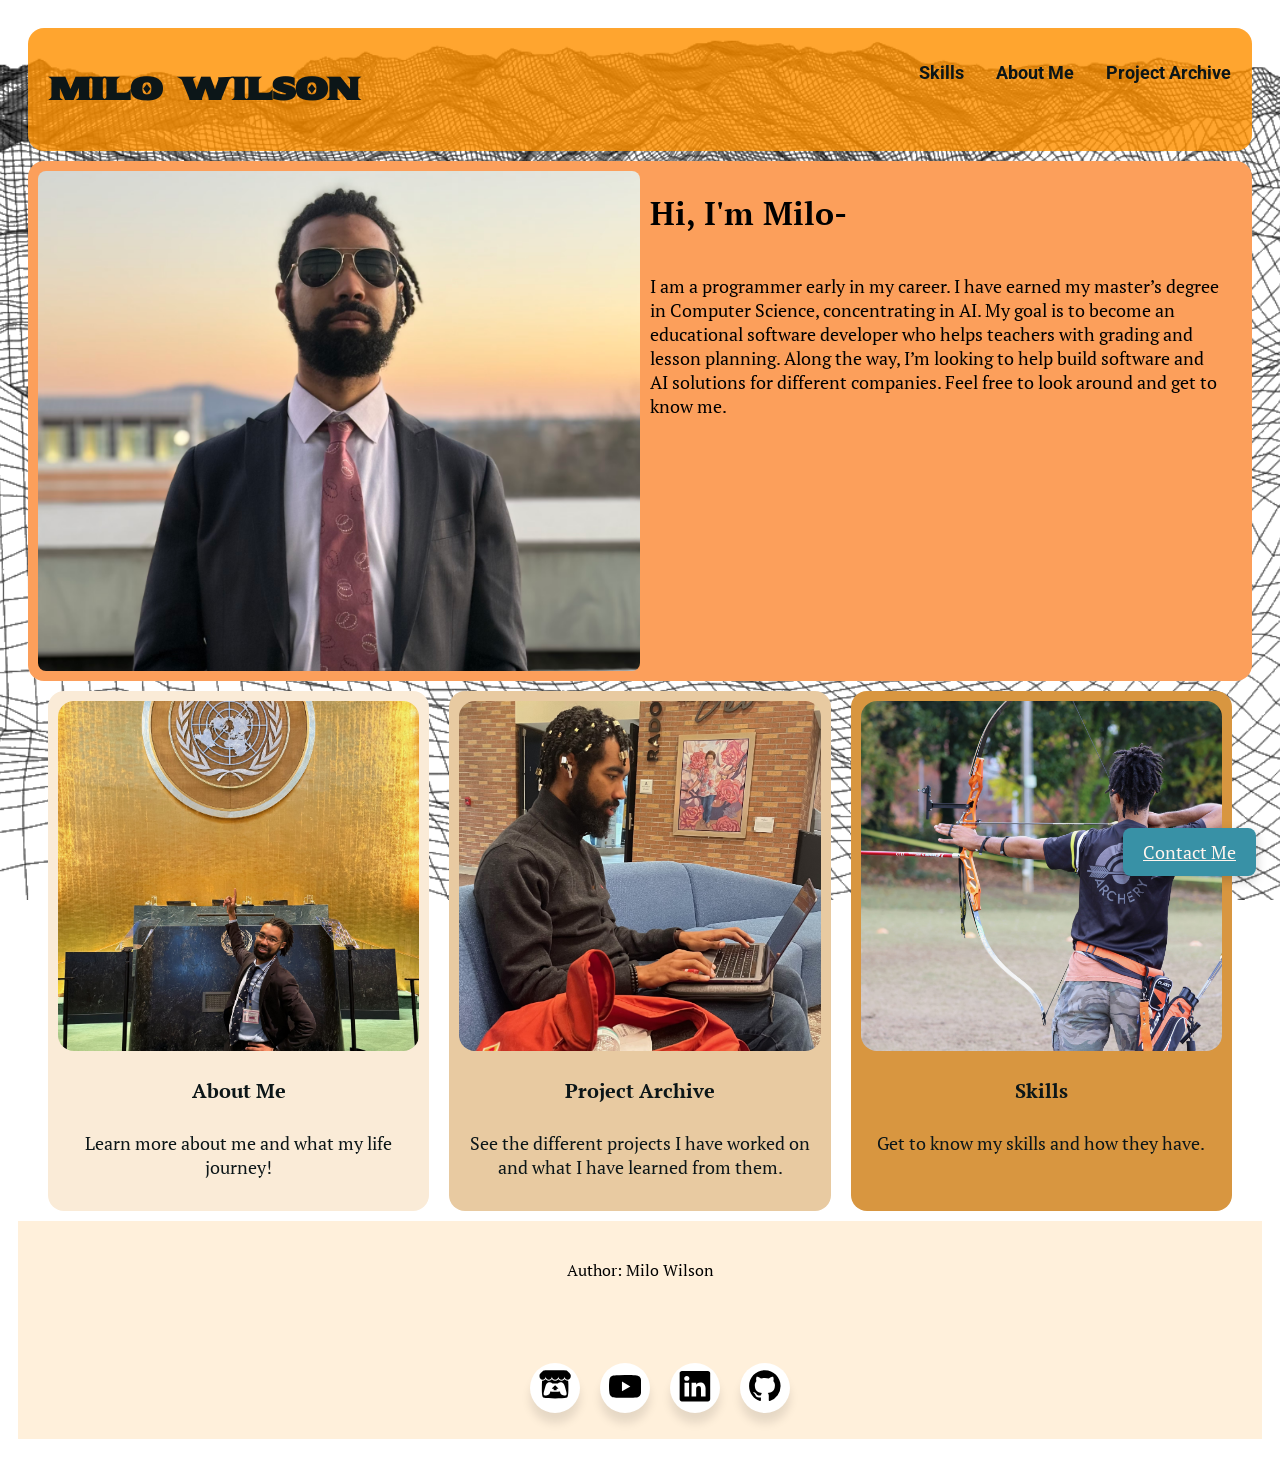
<file: index.html>
<!DOCTYPE html>
<html lang="en">
  <head>
      <meta charset="UTF-8">
      <meta name="viewport" content="width=device-width, initial-scale=1.0">
      <title>Milo Wilson - Home</title>
      <link rel = "stylesheet" href="index.css">        
      <link href="https://fonts.googleapis.com/css2?family=Finlandica:ital,wght@0,400..700;1,400..700&family=PT+Serif:ital,wght@0,400;0,700;1,400;1,700&family=Roboto:ital,wght@0,100..900;1,100..900&family=Sekuya&display=swap" rel="stylesheet">
  </head>
  <body>
      <!-- Header menu bar -->
      <header class="header">
          <h1><a href="index.html">MILO WILSON</a></h1>
          <h2><a href="project-archive.html"> Project Archive </a></h2>
          <h2><a href="about-me.html"> About Me </a></h2>
          <h2><a href="skills.html"> Skills </a></h2>
      </header>

      <!-- Home box with immage and text -->
      <div  class="headlinebox">
          <div class="leftheadlinebox">
              <img src="live-images/home-hero.avif" alt="Milo in a suit" style="object-position: 50% 15%;">
          </div>
          <div class="rightheadlinebox">
              <h1>Hi, I'm Milo-</h1>
              <p>
                I am a programmer early in my career. I have earned my master’s degree in Computer Science, concentrating in AI. My goal is to become an educational software developer who helps teachers with grading and lesson planning. Along the way, I’m looking to help build software and AI solutions for different companies. Feel free to look around and get to know me.
              </p>
          </div>
      </div>

      <!-- Home menu -->
      <div class="contentbox">
        <div class="leftcontentbox">
          <a href="about-me.html"> 
            <img src="live-images/home-menu-1.avif" alt="" style="object-position: 50% 15%;">
            <h4>About Me</h4>
            <p>Learn more about me and what my life journey!</p>
            <br>
          </a>
        </div>
        <div class="centercontentbox">
          <a href="project-archive.html">
            <img src="live-images/home-menu-2.avif" alt="" style="object-position: 50% 0%;">
            <h4>Project Archive</h4>
            <p>See the different projects I have worked on and what I have learned from them.</p>
            <br>
          </a>
        </div>
        <div class="rightcontentbox">
          <a href="skills.html">
            <img src="live-images/home-menu-3.avif" alt="">
            <h4>Skills</h4>
            <p>Get to know my skills and how they have.</p>
            <br>
          </a>
        </div>
      </div>
      <!-- Home menu mobile -->
      <div class="contentboxmobilewraper">
        <div class="contentboxmobile" style="background-color: antiquewhite;">
          <a href="about-me.html">
            <img src="live-images/home-menu-1.avif" alt="">
            <h4>About Me</h4>
            <p>Learn more about me and what my life journey!</p>
            <br>
          </a> 
        </div>
        <div class="contentboxmobile" style="background-color: rgb(232, 202, 161);">
          <a href="project-archive.html">
            <img src="live-images/home-menu-2.avif" alt="">
            <h4>Project Archive</h4>
            <p>See the different projects I have worked on and what I have learned from them.</p>
            <br>
          </a>
        </div>
        <div class="contentboxmobile" style="background-color: rgb(216, 150, 64);">
          <a href="skills.html">
            <img src="live-images/home-menu-3.avif" alt="">
            <h4>Skills</h4>
            <p>Get to know my skills and how they have.</p>
            <br>
          </a>
        </div>
      </div>
  </body>

    <!-- Contact Me -->
    <a href="contact-me.html" class="contact-button">Contact Me</a>
      
  <footer>
    <br>
    <p>Author: Milo Wilson</p>
    <ul class="wrapper">

      <!--Itch.io Button-->
      <li class="icon itchio">
        <span class="tooltip">itch.io</span>
        <a href="https://milo-wilson.itch.io/" target="_blank" rel="noopener noreferrer">
          <svg 
            height="1.8em"
            fill="currentColor"
            viewBox="0 0 48 48"
            xmlns="http://www.w3.org/2000/svg" 
            class="itchio" 
          >
            <path 
              d="M6.7871 2.2575C4.7672 3.4569.7878 8.0286.75 9.2274v1.9846C.75 13.7276 3.1014 15.9386 5.2363 15.9386c2.5635 0 4.6994-2.1245 4.6995-4.6462 0 2.5216 2.0626 4.6462 4.6264 4.6462 2.5639 0 4.5602-2.1245 4.5602-4.6462 0 2.5216 2.1932 4.6462 4.757 4.6462h.0465c2.5639 0 4.7571-2.1245 4.7571-4.6462 0 2.5216 1.9966 4.6462 4.5601 4.6462 2.5638 0 4.6264-2.1245 4.6264-4.6462 0 2.5216 2.1363 4.6462 4.6995 4.6462 2.135 0 4.4863-2.2106 4.4863-4.7266V9.2274c-.0378-1.1991-4.0172-5.771-6.0366-6.9698C34.7412 2.0372 30.3889 1.999 23.9027 2c-6.4862.0007-15.329.1019-17.1161.2575zm12.3032 12.4962a5.2887 5.2887 90 01-.902 1.1616c-.9678.9462-2.2943 1.5328-3.7566 1.5328a5.375 5.375 90 01-3.7646-1.5335c-.3506-.3434-.6171-.7107-.8611-1.1383l-.0011.0007c-.2438.4284-.5836.7954-.9349 1.1392a5.3784 5.3784 90 01-3.7646 1.5324c-.1762 0-.3597-.0487-.508-.0996-.2061 2.146-.293 4.197-.3239 5.6924l-.0004.0085c-.0038.7594-.0075 1.3839-.0114 2.2514.0397 4.5027-.4459 14.5942 1.9854 17.0737 3.7675.8786 10.7002 1.2785 17.6553 1.281h.0011c6.9549-.0024 13.8876-.4026 17.6551-1.281 2.4312-2.4797 1.9457-12.5711 1.9854-17.074-.0042-.8673-.0075-1.4918-.0114-2.2514l-.0007-.0085c-.0306-1.4957-.1175-3.5465-.3237-5.6925-.1483.0509-.3315.0996-.508.0996a5.3784 5.3784 90 01-3.7646-1.5324c-.3514-.3439-.6911-.7107-.9352-1.1392l-.0011-.0007c-.2442.4277-.5106.7952-.8611 1.1383a5.3747 5.3747 90 01-3.7643 1.5334c-1.4621 0-2.7888-.5869-3.7566-1.5329a5.2887 5.2887 90 01-.902-1.1616 5.2822 5.2822 90 01-.8938 1.1616 5.3765 5.3765 90 01-3.765 1.5332c-.0509 0-.1019-.0023-.1528-.0038h-.0014c-.0509.0015-.1019.0038-.1533.0038a5.3765 5.3765 90 01-3.765-1.5329 5.2826 5.2826 90 01-.8938-1.1616zm-3.8661 4.9991-.0004.0019h.0028c1.531.0033 2.8911 0 4.5763 1.8392 1.3263-.1391 2.7123-.2085 4.0993-.2065h.0011c1.3871-.0019 2.773.0674 4.0994.2065 1.6852-1.8394 3.0454-1.8362 4.5763-1.8392h.0027l-.0004-.0019c.7234 0 3.6169 0 5.6332 5.6629L40.3803 33.1842c1.6049 5.7793-.5138 5.9207-3.1567 5.9256-3.9192-.1459-6.0893-2.9921-6.0893-5.8379-2.1695.3555-4.7003.5333-7.2312.5335h-.0011c-2.531 0-5.062-.1779-7.2312-.5335 0 2.8458-2.1703 5.692-6.0893 5.8379-2.6427-.005-4.7612-.1463-3.1565-5.9256L9.5913 25.4159C11.6076 19.7531 14.5012 19.7531 15.2245 19.7531zm8.678 4.4503v.0011c-.0038.0038-4.1258 3.7894-4.867 5.1359l2.6993-.1081v2.3541c0 .1102 1.0832.0653 2.1676.0151h.0011c1.084.0503 2.1674.0951 2.1674-.0151v-2.3541l2.6993.1081c-.7414-1.3465-4.867-5.1359-4.867-5.1359v-.0011l-.0007.0004z"
            ></path>
          </svg>
        </a>
      </li>

      <!--YouTube Button-->
      <li class="icon youtube">
        <span class="tooltip">YouTube</span>
        <a href="https://www.youtube.com/@milodwilson" target="_blank" rel="noopener noreferrer">
          <svg
            height="1.8em"
            fill="currentColor"
            viewBox="0 0 48 48"
            xmlns="http://www.w3.org/2000/svg"
            class="youtube"
          >
            <path
              d="M24.153 8.997h.267c2.466.009 14.961.099 18.33 1.005a6.03 6.03 90 014.245 4.26c.303 1.14.516 2.649.66 4.206l.03.312.066.78.024.312c.195 2.742.219 5.31.222 5.871v.225c-.003.582-.03 3.324-.246 6.18l-.024.315-.027.312c-.15 1.716-.372 3.42-.705 4.674a6.03 6.03 90 01-4.245 4.26c-3.48.936-16.707 1.002-18.54 1.005h-.426c-.927 0-4.761-.018-8.781-.156l-.51-.018-.261-.012-.513-.021-.513-.021c-3.33-.147-6.501-.384-7.962-.78a6.03 6.03 90 01-4.245-4.257c-.333-1.251-.555-2.958-.705-4.674L.27 32.46l-.024-.312A93 93 90 010 26.04v-.369c.006-.645.03-2.874.192-5.334l.021-.309.009-.156.024-.312.066-.78.03-.312c.144-1.557.357-3.069.66-4.206a6.03 6.03 90 014.245-4.26c1.461-.39 4.632-.63 7.962-.78l.51-.021.516-.018.258-.009.513-.021A300 300 90 0123.574 9zM19.2 18.627v14.454l12.471-7.224z"
            ></path>
          </svg>
        </a>
      </li>

      <!--Linked In Button-->
      <li class="icon linkedin">
        <span class="tooltip">LinkedIn</span>
        <a href="https://www.linkedin.com/in/milo-wilson-0049b21b9/" target="_blank" rel="noopener noreferrer">
          <svg
            xmlns="http://www.w3.org/2000/svg"
            height="1.8em"
            fill="currentColor"
            class="bi bi-linkedin"
            viewBox="0 0 48 48"
          >
            <path
              d="M.95 6.093C.95 4.3017 2.4386 2.85 4.2751 2.85h38.6278C44.7394 2.85 46.2279 4.3017 46.2279 6.093v38.7918c0 1.7913-1.4886 3.243-3.3251 3.243H4.2751C2.4386 48.1279.95 46.6762.95 44.8848zm13.9881 34.6603V20.3075H8.1435v20.4458zm-3.3959-23.2389c2.3686 0 3.8429-1.5678 3.8429-3.5317-.0425-2.0064-1.4715-3.5317-3.7977-3.5317S7.7416 11.9791 7.7416 13.9827c0 1.9639 1.4744 3.5317 3.7553 3.5317zm13.889 23.2389V29.3348c0-.6112.0453-1.2225.2264-1.6583.4895-1.2197 1.6074-2.4846 3.4864-2.4846 2.4592 0 3.4411 1.8734 3.4411 4.624v10.9374h6.7945V29.0263c0-6.2824-3.3506-9.2027-7.8217-9.2027-3.6052 0-5.2211 1.9809-6.1266 3.376v.0708h-.0453l.0453-.0708V20.3075h-6.7916c.0849 1.9186 0 20.4458 0 20.4458z"
            ></path>
          </svg>
        </a>
      </li>

      <!--GitHub Button-->
      <li class="icon github">
        <span class="tooltip">GitHub</span>
        <a href="https://github.com/M-d-Wilson" target="_blank" rel="noopener noreferrer">
          <svg
            xmlns="http://www.w3.org/2000/svg"
            height="1.8em"
            fill="currentColor"
            class="github"
            viewBox="0 0 48 48"
          >
            <path
              d="M23.4706 2C10.5584 2 .1 12.4584.1 25.3706c0 10.3415 6.6898 19.0762 15.9796 22.1728 1.1685.2045 1.6067-.4967 1.6067-1.1101 0-.5551-.0293-2.3955-.0293-4.3528-5.8719 1.0809-7.3909-1.4315-7.8583-2.7461-.263-.6719-1.4022-2.7461-2.3955-3.3011-.8179-.4382-1.9865-1.5191-.0293-1.5483 1.8404-.0293 3.155 1.6943 3.5932 2.3955 2.1034 3.5348 5.4629 2.5415 6.8067 1.928.2045-1.5191.8179-2.5415 1.4899-3.1258-5.1999-.5842-10.6336-2.6-10.6336-11.5392 0-2.5415.9056-4.6449 2.3955-6.2808-.2337-.5842-1.0516-2.9798.2337-6.1932 0 0 1.9573-.6135 6.4269 2.3955 1.8696-.5258 3.8561-.7888 5.8426-.7888s3.973.263 5.8426.7888c4.4697-3.0382 6.4269-2.3955 6.4269-2.3955 1.2853 3.2135.4674 5.6089.2337 6.1932 1.4899 1.6359 2.3955 3.71 2.3955 6.2808 0 8.9685-5.4629 10.9549-10.6628 11.5392.8472.7304 1.5775 2.1326 1.5775 4.3235 0 3.1258-.0293 5.6382-.0293 6.4269 0 .6135.4382 1.3438 1.6067 1.1101A23.3997 23.3997 90 0046.8411 25.3706c0-12.9122-10.4584-23.3706-23.3706-23.3706"
            ></path>
          </svg>
        </a>
      </li>

    </ul>
  </footer>
</html>
</file>
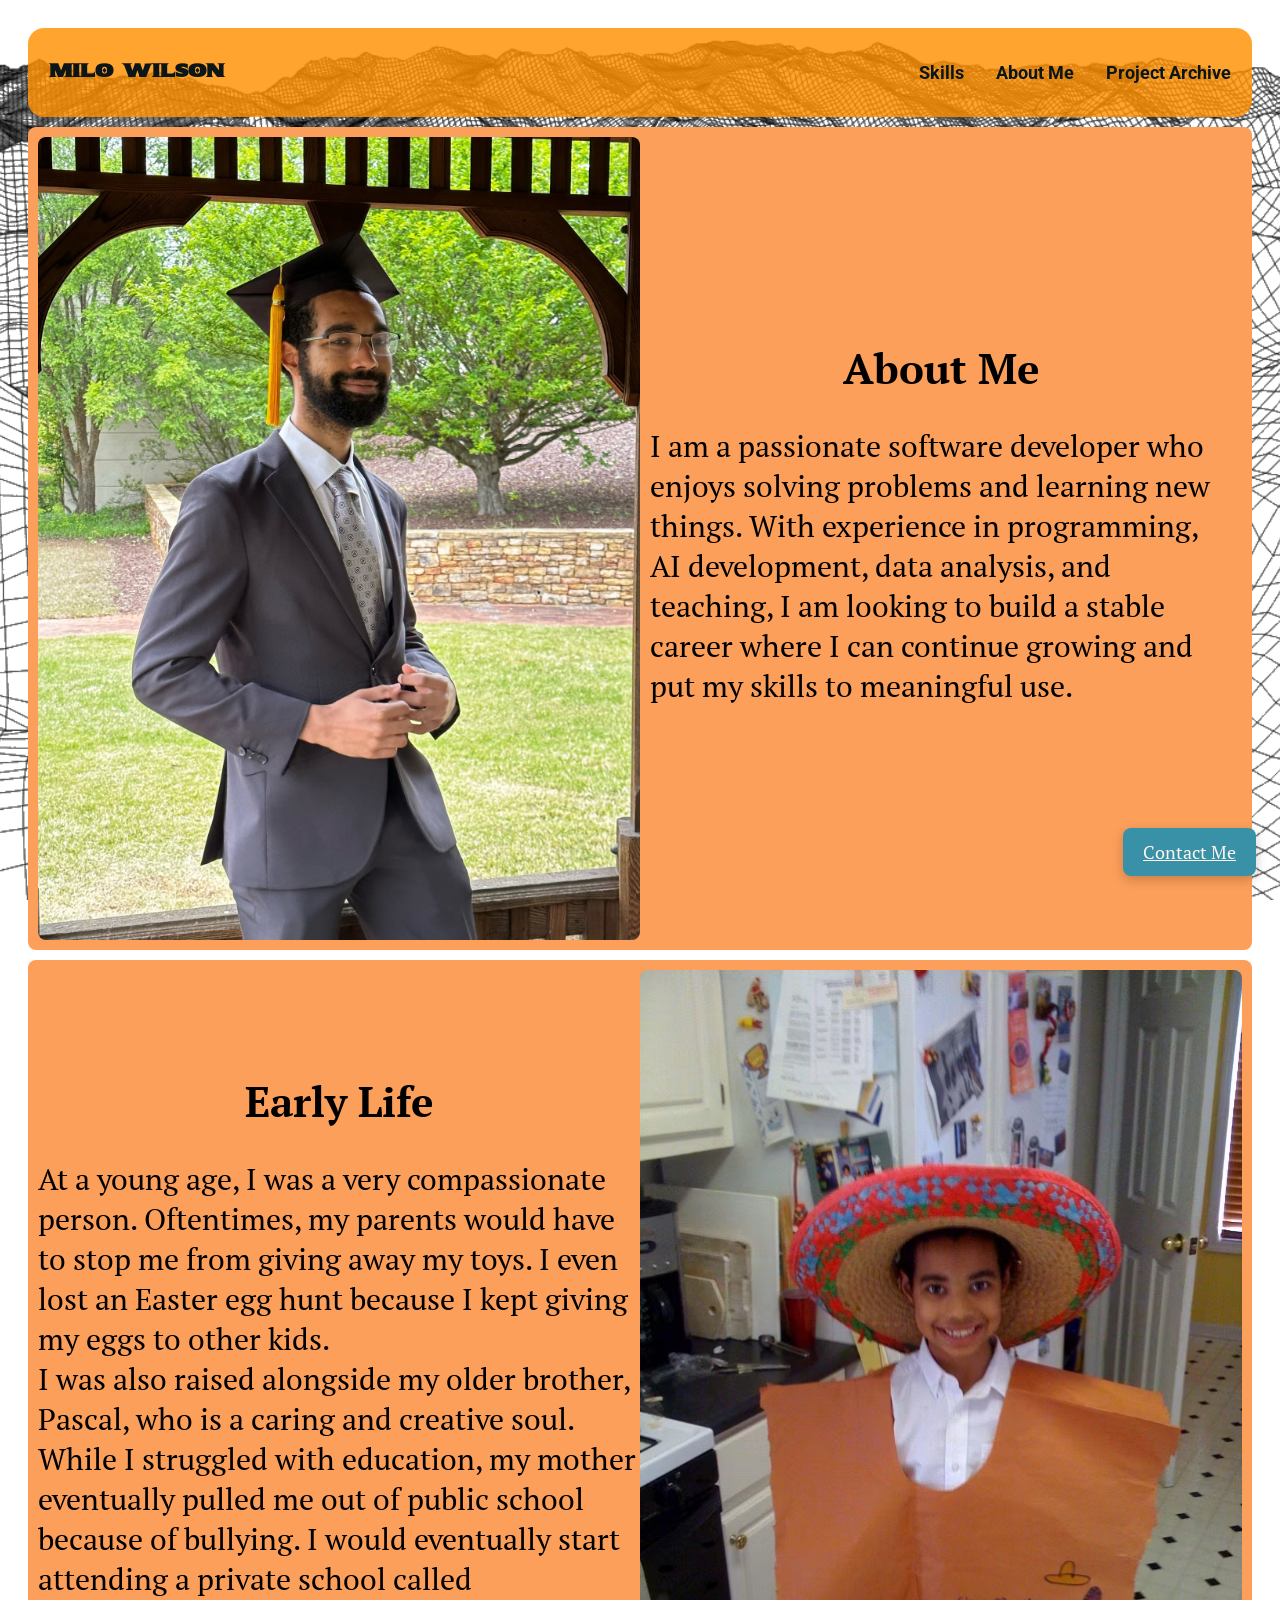
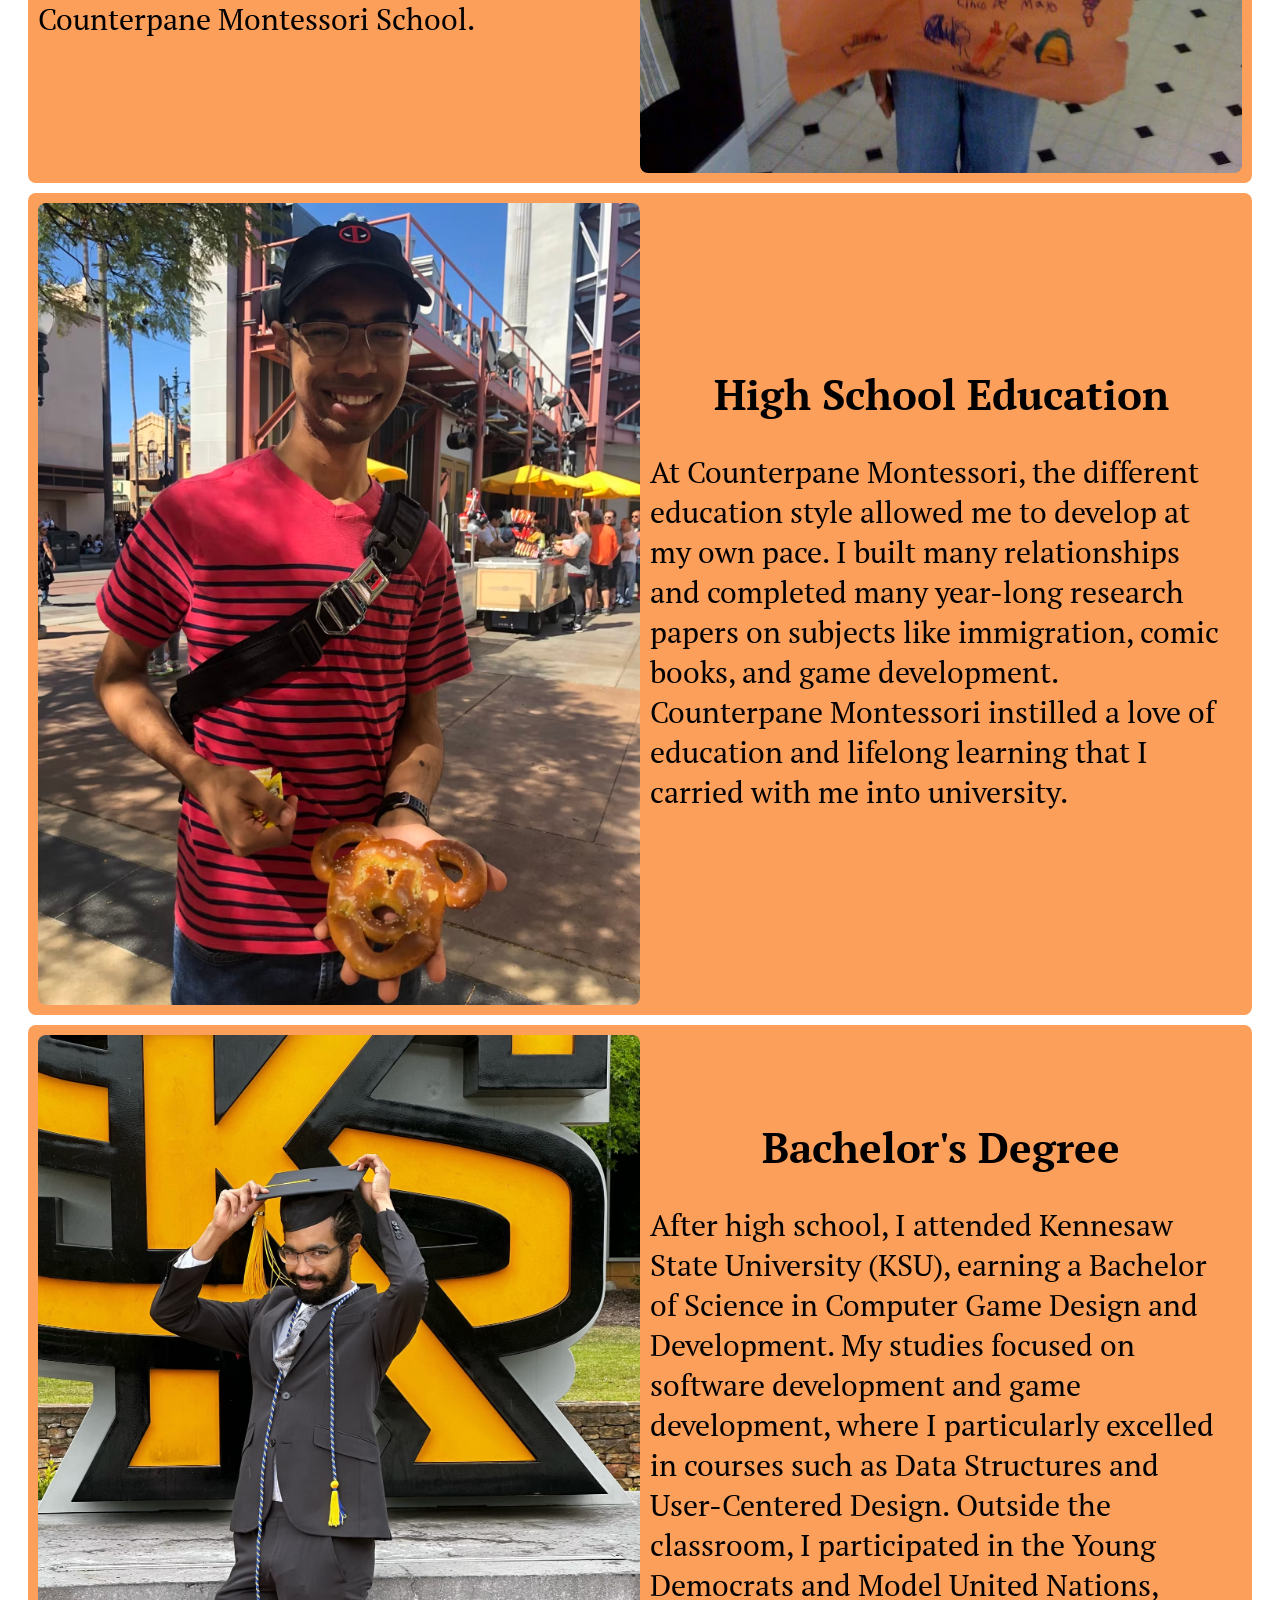
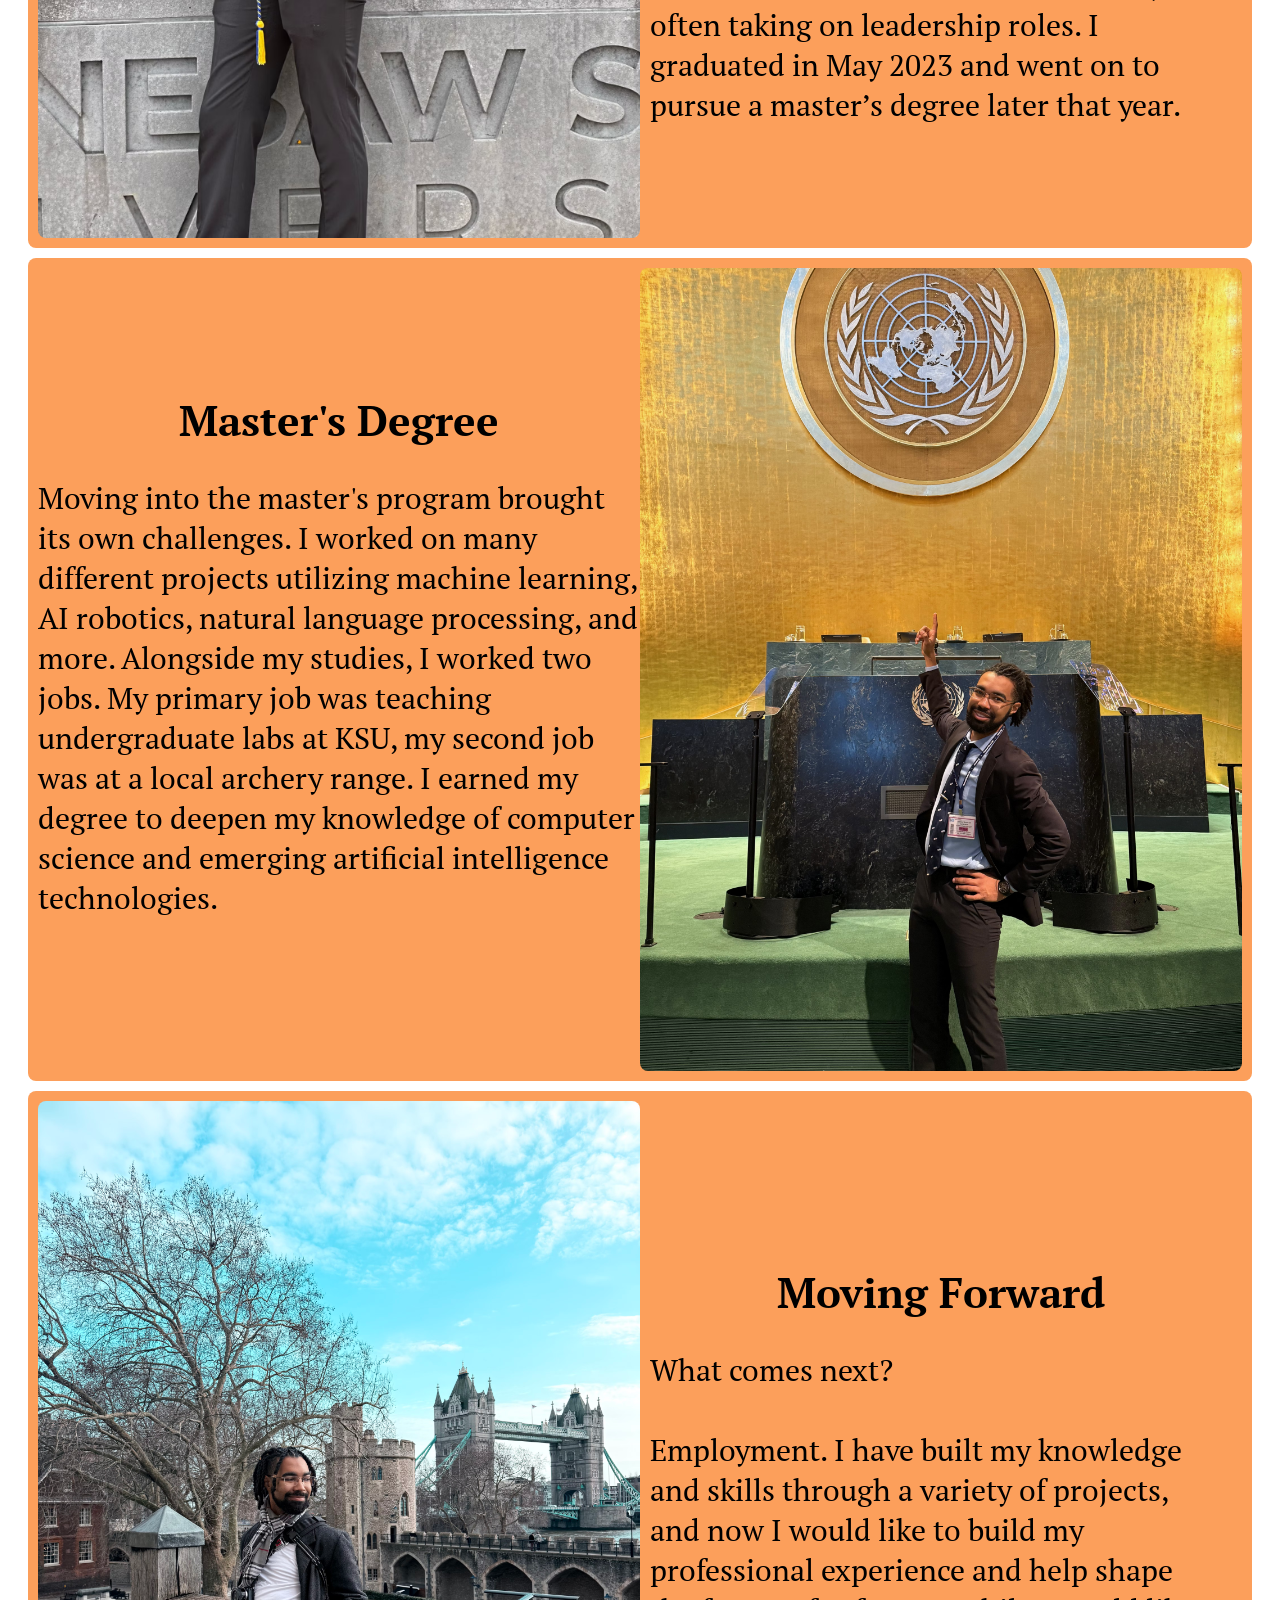
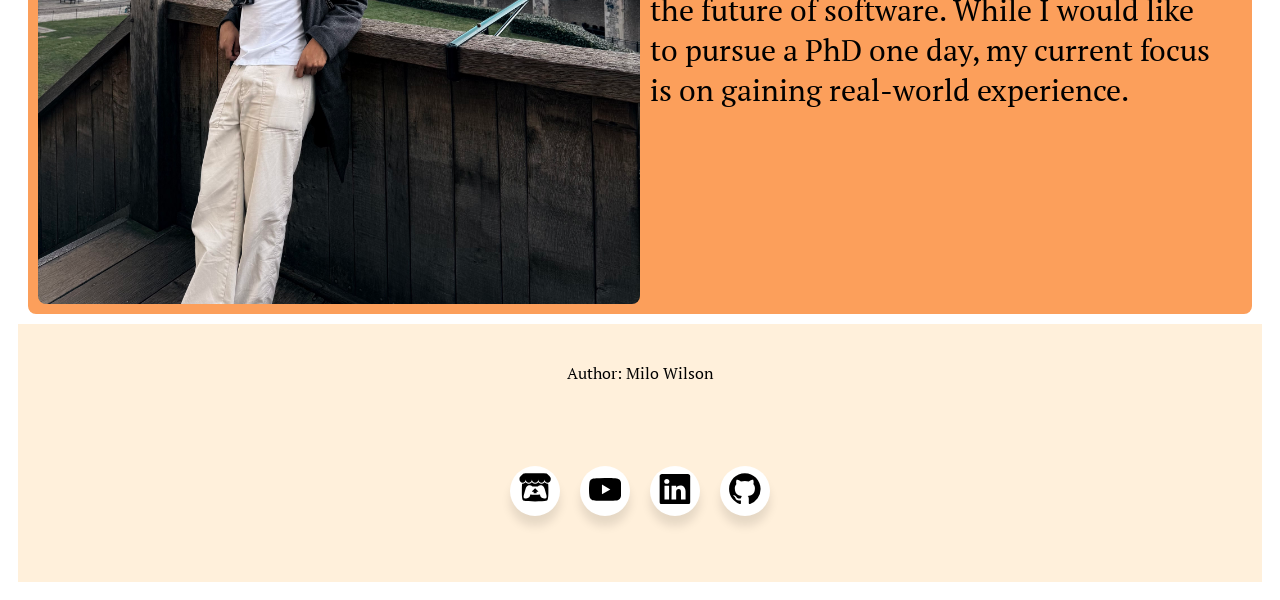
<file: about-me.html>
<!DOCTYPE html>
<html lang="en">
    <head>
        <meta charset="UTF-8">
        <meta name="viewport" content="width=device-width, initial-scale=1.0">
        <title>Milo Wilson - About Me</title>
        <link rel = "stylesheet" href="about-me.css">        
        <link href="https://fonts.googleapis.com/css2?family=Finlandica:ital,wght@0,400..700;1,400..700&family=PT+Serif:ital,wght@0,400;0,700;1,400;1,700&family=Roboto:ital,wght@0,100..900;1,100..900&family=Sekuya&display=swap" rel="stylesheet">
    </head>
    <body>
        <!-- Header menu bar -->
        <header class="header">
            <h1><a href="index.html">MILO WILSON</a></h1>
            <h2><a href="project-archive.html"> Project Archive </a></h2>
            <h2><a href="about-me.html"> About Me </a></h2>
            <h2><a href="skills.html"> Skills </a></h2>
        </header>

        <!-- About Me text -->
        <div  class="aboutmeleft">
            <div class="leftheadlinebox">
                <img src="live-images/about-me-1.avif" alt="Milo in a suit and graduation cap" style="object-position: 50% 30%;" >
            </div>
            <div class="rightheadlinebox">
                <h1>About Me</h1>
                <p>
                    I am a passionate software developer who enjoys solving problems and learning new things. With experience in programming, AI development, data analysis, and teaching, I am looking to build a stable career where I can continue growing and put my skills to meaningful use.
                </p>
            </div>
        </div>

        <!-- Early Life text -->
        <div class="aboutmeright">
            <div class="leftheadlinebox">
                <h1>Early Life</h1>
                <p>
                    At a young age, I was a very compassionate person. Oftentimes, my parents would have to stop me from giving away my toys. I even lost an Easter egg hunt because I kept giving my eggs to other kids.
                    <br>
                    I was also raised alongside my older brother, Pascal, who is a caring and creative soul. While I struggled with education, my mother eventually pulled me out of public school because of bullying. I would eventually start attending a private school called Counterpane Montessori School.
                </p>
            </div>
            <div class="rightheadlinebox">
                <img src="live-images/about-me-2.avif" alt="Little Milo in a pncho and sumbrero" style="object-position: 50% 50%;" >
            </div>
        </div>

        <!-- Highschool text -->
        <div  class="aboutmeleft">
            <div class="leftheadlinebox">
                <img src="live-images/about-me-3.avif" alt="Milo at Disney World" style="object-position: 50% 5%;" >
            </div>
            <div class="rightheadlinebox">
                <h1>High School Education</h1>
                <p>
                    At Counterpane Montessori, the different education style allowed me to develop at my own pace. I built many relationships and completed many year-long research papers on subjects like immigration, comic books, and game development. Counterpane Montessori instilled a love of education and lifelong learning that I carried with me into university.
                </p>
            </div>
        </div>

        <!-- Bachelor's text -->
        <div  class="aboutmeleft">
            <div class="leftheadlinebox">
                <img src="live-images/about-me-4.avif" alt="Milo in a suit and graduation cap" style="object-position: 50% 30%;" >
            </div>
            <div class="rightheadlinebox">
                <h1>Bachelor's Degree</h1>
                <p>
                    After high school, I attended Kennesaw State University (KSU), earning a Bachelor of Science in Computer Game Design and Development. My studies focused on software development and game development, where I particularly excelled in courses such as Data Structures and User-Centered Design. Outside the classroom, I participated in the Young Democrats and Model United Nations, often taking on leadership roles. I graduated in May 2023 and went on to pursue a master’s degree later that year.
                </p>
            </div>
        </div>

        <!-- Master's text -->
        <div class="aboutmeright">
            <div class="leftheadlinebox">
                <h1>Master's Degree</h1>
                <p>
                    Moving into the master's program brought its own challenges. I worked on many different projects utilizing machine learning, AI robotics, natural language processing, and more. Alongside my studies, I worked two jobs. My primary job was teaching undergraduate labs at KSU, my second job was at a local archery range. I earned my degree to deepen my knowledge of computer science and emerging artificial intelligence technologies.
                </p>
            </div>
            <div class="rightheadlinebox">
                <img src="live-images/about-me-5.avif" alt="Milo at the United Nations General Assembly" style="object-position: 50% 35%;" >
            </div>
        </div>

        <!-- Moving Forward text -->
        <div  class="aboutmeleft">
            <div class="leftheadlinebox">
                <img src="live-images/about-me-6.avif" alt="Milo at the Tower of London" style="object-position: 50% 60%;" >
            </div>
            <div class="rightheadlinebox">
                <h1>Moving Forward</h1>
                <p>
                    What comes next?
                    <br>
                    <br>
                    Employment. I have built my knowledge and skills through a variety of projects, and now I would like to build my professional experience and help shape the future of software. While I would like to pursue a PhD one day, my current focus is on gaining real-world experience.
                </p>
            </div>
        </div>
    </body>

    <!-- Contact Me -->
    <a href="contact-me.html" class="contact-button">Contact Me</a>

    <footer>
        <br>
        <p>Author: Milo Wilson</p>
        <ul class="wrapper">

            <!--Itch.io Button-->
            <li class="icon itchio">
            <span class="tooltip">itch.io</span>
            <a href="https://milo-wilson.itch.io/" target="_blank" rel="noopener noreferrer">
                <svg 
                height="1.8em"
                fill="currentColor"
                viewBox="0 0 48 48"
                xmlns="http://www.w3.org/2000/svg" 
                class="itchio" 
                >
                <path 
                    d="M6.7871 2.2575C4.7672 3.4569.7878 8.0286.75 9.2274v1.9846C.75 13.7276 3.1014 15.9386 5.2363 15.9386c2.5635 0 4.6994-2.1245 4.6995-4.6462 0 2.5216 2.0626 4.6462 4.6264 4.6462 2.5639 0 4.5602-2.1245 4.5602-4.6462 0 2.5216 2.1932 4.6462 4.757 4.6462h.0465c2.5639 0 4.7571-2.1245 4.7571-4.6462 0 2.5216 1.9966 4.6462 4.5601 4.6462 2.5638 0 4.6264-2.1245 4.6264-4.6462 0 2.5216 2.1363 4.6462 4.6995 4.6462 2.135 0 4.4863-2.2106 4.4863-4.7266V9.2274c-.0378-1.1991-4.0172-5.771-6.0366-6.9698C34.7412 2.0372 30.3889 1.999 23.9027 2c-6.4862.0007-15.329.1019-17.1161.2575zm12.3032 12.4962a5.2887 5.2887 90 01-.902 1.1616c-.9678.9462-2.2943 1.5328-3.7566 1.5328a5.375 5.375 90 01-3.7646-1.5335c-.3506-.3434-.6171-.7107-.8611-1.1383l-.0011.0007c-.2438.4284-.5836.7954-.9349 1.1392a5.3784 5.3784 90 01-3.7646 1.5324c-.1762 0-.3597-.0487-.508-.0996-.2061 2.146-.293 4.197-.3239 5.6924l-.0004.0085c-.0038.7594-.0075 1.3839-.0114 2.2514.0397 4.5027-.4459 14.5942 1.9854 17.0737 3.7675.8786 10.7002 1.2785 17.6553 1.281h.0011c6.9549-.0024 13.8876-.4026 17.6551-1.281 2.4312-2.4797 1.9457-12.5711 1.9854-17.074-.0042-.8673-.0075-1.4918-.0114-2.2514l-.0007-.0085c-.0306-1.4957-.1175-3.5465-.3237-5.6925-.1483.0509-.3315.0996-.508.0996a5.3784 5.3784 90 01-3.7646-1.5324c-.3514-.3439-.6911-.7107-.9352-1.1392l-.0011-.0007c-.2442.4277-.5106.7952-.8611 1.1383a5.3747 5.3747 90 01-3.7643 1.5334c-1.4621 0-2.7888-.5869-3.7566-1.5329a5.2887 5.2887 90 01-.902-1.1616 5.2822 5.2822 90 01-.8938 1.1616 5.3765 5.3765 90 01-3.765 1.5332c-.0509 0-.1019-.0023-.1528-.0038h-.0014c-.0509.0015-.1019.0038-.1533.0038a5.3765 5.3765 90 01-3.765-1.5329 5.2826 5.2826 90 01-.8938-1.1616zm-3.8661 4.9991-.0004.0019h.0028c1.531.0033 2.8911 0 4.5763 1.8392 1.3263-.1391 2.7123-.2085 4.0993-.2065h.0011c1.3871-.0019 2.773.0674 4.0994.2065 1.6852-1.8394 3.0454-1.8362 4.5763-1.8392h.0027l-.0004-.0019c.7234 0 3.6169 0 5.6332 5.6629L40.3803 33.1842c1.6049 5.7793-.5138 5.9207-3.1567 5.9256-3.9192-.1459-6.0893-2.9921-6.0893-5.8379-2.1695.3555-4.7003.5333-7.2312.5335h-.0011c-2.531 0-5.062-.1779-7.2312-.5335 0 2.8458-2.1703 5.692-6.0893 5.8379-2.6427-.005-4.7612-.1463-3.1565-5.9256L9.5913 25.4159C11.6076 19.7531 14.5012 19.7531 15.2245 19.7531zm8.678 4.4503v.0011c-.0038.0038-4.1258 3.7894-4.867 5.1359l2.6993-.1081v2.3541c0 .1102 1.0832.0653 2.1676.0151h.0011c1.084.0503 2.1674.0951 2.1674-.0151v-2.3541l2.6993.1081c-.7414-1.3465-4.867-5.1359-4.867-5.1359v-.0011l-.0007.0004z"
                ></path>
                </svg>
            </a>
            </li>

            <!--YouTube Button-->
            <li class="icon youtube">
            <span class="tooltip">YouTube</span>
            <a href="https://www.youtube.com/@milodwilson" target="_blank" rel="noopener noreferrer">
                <svg
                height="1.8em"
                fill="currentColor"
                viewBox="0 0 48 48"
                xmlns="http://www.w3.org/2000/svg"
                class="youtube"
                >
                <path
                    d="M24.153 8.997h.267c2.466.009 14.961.099 18.33 1.005a6.03 6.03 90 014.245 4.26c.303 1.14.516 2.649.66 4.206l.03.312.066.78.024.312c.195 2.742.219 5.31.222 5.871v.225c-.003.582-.03 3.324-.246 6.18l-.024.315-.027.312c-.15 1.716-.372 3.42-.705 4.674a6.03 6.03 90 01-4.245 4.26c-3.48.936-16.707 1.002-18.54 1.005h-.426c-.927 0-4.761-.018-8.781-.156l-.51-.018-.261-.012-.513-.021-.513-.021c-3.33-.147-6.501-.384-7.962-.78a6.03 6.03 90 01-4.245-4.257c-.333-1.251-.555-2.958-.705-4.674L.27 32.46l-.024-.312A93 93 90 010 26.04v-.369c.006-.645.03-2.874.192-5.334l.021-.309.009-.156.024-.312.066-.78.03-.312c.144-1.557.357-3.069.66-4.206a6.03 6.03 90 014.245-4.26c1.461-.39 4.632-.63 7.962-.78l.51-.021.516-.018.258-.009.513-.021A300 300 90 0123.574 9zM19.2 18.627v14.454l12.471-7.224z"
                ></path>
                </svg>
            </a>
            </li>

            <!--Linked In Button-->
            <li class="icon linkedin">
            <span class="tooltip">LinkedIn</span>
            <a href="https://www.linkedin.com/in/milo-wilson-0049b21b9/" target="_blank" rel="noopener noreferrer">
                <svg
                xmlns="http://www.w3.org/2000/svg"
                height="1.8em"
                fill="currentColor"
                class="bi bi-linkedin"
                viewBox="0 0 48 48"
                >
                <path
                    d="M.95 6.093C.95 4.3017 2.4386 2.85 4.2751 2.85h38.6278C44.7394 2.85 46.2279 4.3017 46.2279 6.093v38.7918c0 1.7913-1.4886 3.243-3.3251 3.243H4.2751C2.4386 48.1279.95 46.6762.95 44.8848zm13.9881 34.6603V20.3075H8.1435v20.4458zm-3.3959-23.2389c2.3686 0 3.8429-1.5678 3.8429-3.5317-.0425-2.0064-1.4715-3.5317-3.7977-3.5317S7.7416 11.9791 7.7416 13.9827c0 1.9639 1.4744 3.5317 3.7553 3.5317zm13.889 23.2389V29.3348c0-.6112.0453-1.2225.2264-1.6583.4895-1.2197 1.6074-2.4846 3.4864-2.4846 2.4592 0 3.4411 1.8734 3.4411 4.624v10.9374h6.7945V29.0263c0-6.2824-3.3506-9.2027-7.8217-9.2027-3.6052 0-5.2211 1.9809-6.1266 3.376v.0708h-.0453l.0453-.0708V20.3075h-6.7916c.0849 1.9186 0 20.4458 0 20.4458z"
                ></path>
                </svg>
            </a>
            </li>

            <!--GitHub Button-->
            <li class="icon github">
            <span class="tooltip">GitHub</span>
            <a href="https://github.com/M-d-Wilson" target="_blank" rel="noopener noreferrer">
                <svg
                xmlns="http://www.w3.org/2000/svg"
                height="1.8em"
                fill="currentColor"
                class="github"
                viewBox="0 0 48 48"
                >
                <path
                    d="M23.4706 2C10.5584 2 .1 12.4584.1 25.3706c0 10.3415 6.6898 19.0762 15.9796 22.1728 1.1685.2045 1.6067-.4967 1.6067-1.1101 0-.5551-.0293-2.3955-.0293-4.3528-5.8719 1.0809-7.3909-1.4315-7.8583-2.7461-.263-.6719-1.4022-2.7461-2.3955-3.3011-.8179-.4382-1.9865-1.5191-.0293-1.5483 1.8404-.0293 3.155 1.6943 3.5932 2.3955 2.1034 3.5348 5.4629 2.5415 6.8067 1.928.2045-1.5191.8179-2.5415 1.4899-3.1258-5.1999-.5842-10.6336-2.6-10.6336-11.5392 0-2.5415.9056-4.6449 2.3955-6.2808-.2337-.5842-1.0516-2.9798.2337-6.1932 0 0 1.9573-.6135 6.4269 2.3955 1.8696-.5258 3.8561-.7888 5.8426-.7888s3.973.263 5.8426.7888c4.4697-3.0382 6.4269-2.3955 6.4269-2.3955 1.2853 3.2135.4674 5.6089.2337 6.1932 1.4899 1.6359 2.3955 3.71 2.3955 6.2808 0 8.9685-5.4629 10.9549-10.6628 11.5392.8472.7304 1.5775 2.1326 1.5775 4.3235 0 3.1258-.0293 5.6382-.0293 6.4269 0 .6135.4382 1.3438 1.6067 1.1101A23.3997 23.3997 90 0046.8411 25.3706c0-12.9122-10.4584-23.3706-23.3706-23.3706"
                ></path>
                </svg>
            </a>
            </li>

        </ul>
    </footer>
</html>
</file>
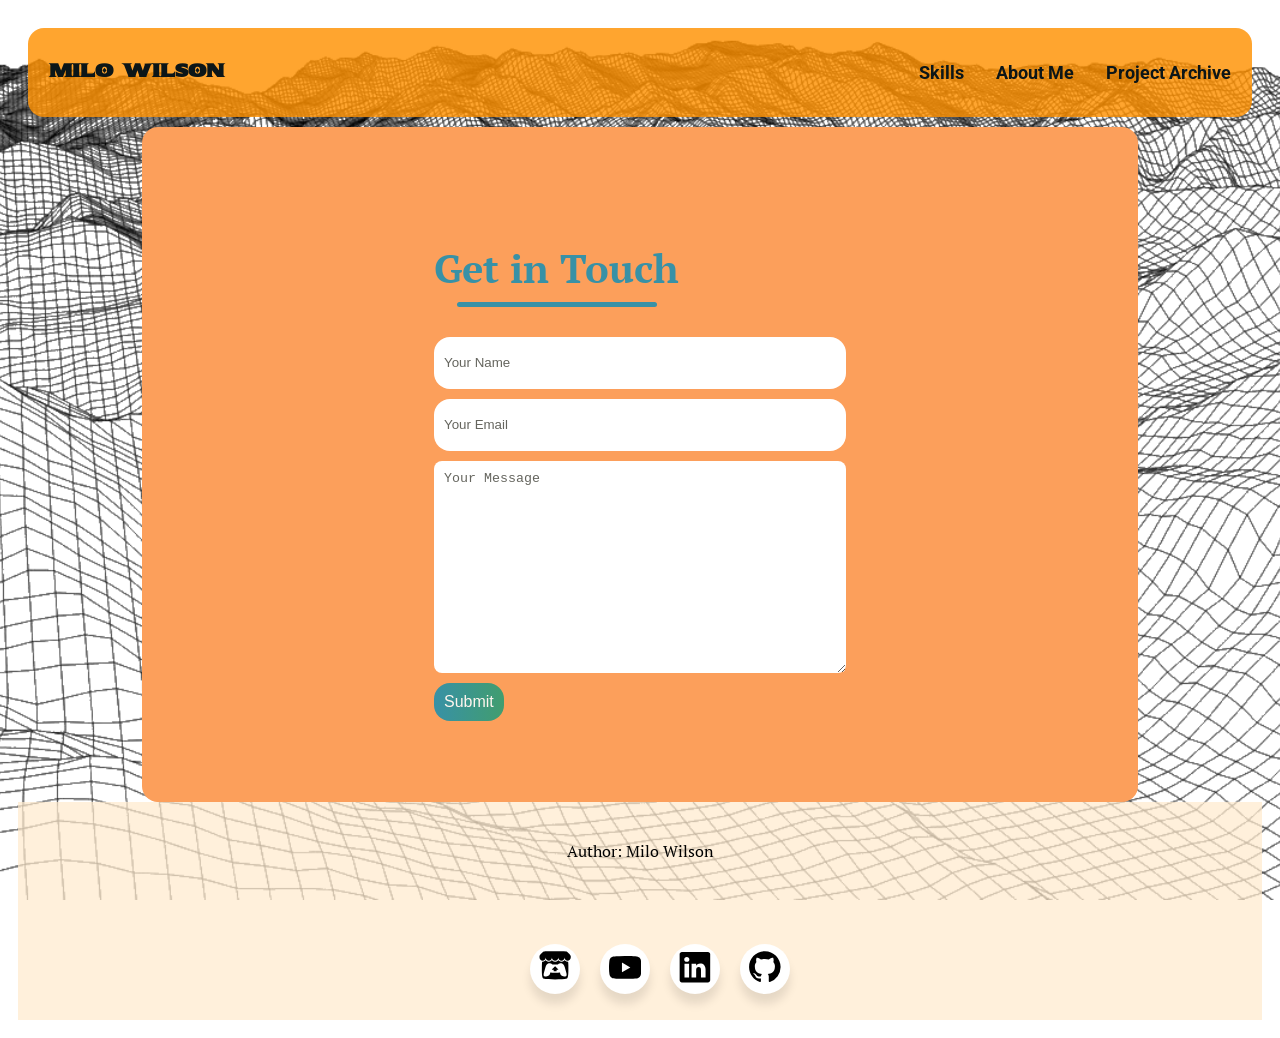
<file: contact-me.html>
<!DOCTYPE html>
<html lang="en">
<head>
    <meta charset="UTF-8">
    <meta name="viewport" content="width=device-width, initial-scale=1.0">
    <title>Milo Wilson - Skills</title>
    <link rel = "stylesheet" href="contact-me.css">        
    <link href="https://fonts.googleapis.com/css2?family=Finlandica:ital,wght@0,400..700;1,400..700&family=PT+Serif:ital,wght@0,400;0,700;1,400;1,700&family=Roboto:ital,wght@0,100..900;1,100..900&family=Sekuya&display=swap" rel="stylesheet">
</head>
<body>
    <!-- Header menu bar -->
    <header class="header">
        <h1><a href="index.html">MILO WILSON</a></h1>
        <h2><a href="project-archive.html"> Project Archive </a></h2>
        <h2><a href="about-me.html"> About Me </a></h2>
        <h2><a href="skills.html"> Skills </a></h2>
    </header>

    <!-- Contact me -->
    <div class="contact-wraper">
        <form class="contact-form" action="https://api.web3forms.com/submit" method="POST">  
            <div class="contact-title">
                <h2>Get in Touch</h2>
                <hr>
            </div>
            <input type="hidden" name="access_key" value="8f354d05-f0c7-4db2-825f-f965e3876799">
            <input type="text" name="name" placeholder="Your Name" class="contact-input" required autocomplete="name">
            <input type="text" name="email" placeholder="Your Email" class="contact-input" required autocomplete="email">
            <textarea name="message" placeholder="Your Message" class="contact-input" required></textarea>
            <button type="submit">Submit</button>

        </form>
    </div> 

    <!-- Footer -->
    <footer>
        <br>
        <p>Author: Milo Wilson</p>
        <ul class="wrapper">
    
          <!--Itch.io Button-->
          <li class="icon itchio">
            <span class="tooltip">itch.io</span>
            <a href="https://milo-wilson.itch.io/" target="_blank" rel="noopener noreferrer">
              <svg 
                height="1.8em"
                fill="currentColor"
                viewBox="0 0 48 48"
                xmlns="http://www.w3.org/2000/svg" 
                class="itchio" 
              >
                <path 
                  d="M6.7871 2.2575C4.7672 3.4569.7878 8.0286.75 9.2274v1.9846C.75 13.7276 3.1014 15.9386 5.2363 15.9386c2.5635 0 4.6994-2.1245 4.6995-4.6462 0 2.5216 2.0626 4.6462 4.6264 4.6462 2.5639 0 4.5602-2.1245 4.5602-4.6462 0 2.5216 2.1932 4.6462 4.757 4.6462h.0465c2.5639 0 4.7571-2.1245 4.7571-4.6462 0 2.5216 1.9966 4.6462 4.5601 4.6462 2.5638 0 4.6264-2.1245 4.6264-4.6462 0 2.5216 2.1363 4.6462 4.6995 4.6462 2.135 0 4.4863-2.2106 4.4863-4.7266V9.2274c-.0378-1.1991-4.0172-5.771-6.0366-6.9698C34.7412 2.0372 30.3889 1.999 23.9027 2c-6.4862.0007-15.329.1019-17.1161.2575zm12.3032 12.4962a5.2887 5.2887 90 01-.902 1.1616c-.9678.9462-2.2943 1.5328-3.7566 1.5328a5.375 5.375 90 01-3.7646-1.5335c-.3506-.3434-.6171-.7107-.8611-1.1383l-.0011.0007c-.2438.4284-.5836.7954-.9349 1.1392a5.3784 5.3784 90 01-3.7646 1.5324c-.1762 0-.3597-.0487-.508-.0996-.2061 2.146-.293 4.197-.3239 5.6924l-.0004.0085c-.0038.7594-.0075 1.3839-.0114 2.2514.0397 4.5027-.4459 14.5942 1.9854 17.0737 3.7675.8786 10.7002 1.2785 17.6553 1.281h.0011c6.9549-.0024 13.8876-.4026 17.6551-1.281 2.4312-2.4797 1.9457-12.5711 1.9854-17.074-.0042-.8673-.0075-1.4918-.0114-2.2514l-.0007-.0085c-.0306-1.4957-.1175-3.5465-.3237-5.6925-.1483.0509-.3315.0996-.508.0996a5.3784 5.3784 90 01-3.7646-1.5324c-.3514-.3439-.6911-.7107-.9352-1.1392l-.0011-.0007c-.2442.4277-.5106.7952-.8611 1.1383a5.3747 5.3747 90 01-3.7643 1.5334c-1.4621 0-2.7888-.5869-3.7566-1.5329a5.2887 5.2887 90 01-.902-1.1616 5.2822 5.2822 90 01-.8938 1.1616 5.3765 5.3765 90 01-3.765 1.5332c-.0509 0-.1019-.0023-.1528-.0038h-.0014c-.0509.0015-.1019.0038-.1533.0038a5.3765 5.3765 90 01-3.765-1.5329 5.2826 5.2826 90 01-.8938-1.1616zm-3.8661 4.9991-.0004.0019h.0028c1.531.0033 2.8911 0 4.5763 1.8392 1.3263-.1391 2.7123-.2085 4.0993-.2065h.0011c1.3871-.0019 2.773.0674 4.0994.2065 1.6852-1.8394 3.0454-1.8362 4.5763-1.8392h.0027l-.0004-.0019c.7234 0 3.6169 0 5.6332 5.6629L40.3803 33.1842c1.6049 5.7793-.5138 5.9207-3.1567 5.9256-3.9192-.1459-6.0893-2.9921-6.0893-5.8379-2.1695.3555-4.7003.5333-7.2312.5335h-.0011c-2.531 0-5.062-.1779-7.2312-.5335 0 2.8458-2.1703 5.692-6.0893 5.8379-2.6427-.005-4.7612-.1463-3.1565-5.9256L9.5913 25.4159C11.6076 19.7531 14.5012 19.7531 15.2245 19.7531zm8.678 4.4503v.0011c-.0038.0038-4.1258 3.7894-4.867 5.1359l2.6993-.1081v2.3541c0 .1102 1.0832.0653 2.1676.0151h.0011c1.084.0503 2.1674.0951 2.1674-.0151v-2.3541l2.6993.1081c-.7414-1.3465-4.867-5.1359-4.867-5.1359v-.0011l-.0007.0004z"
                ></path>
              </svg>
            </a>
          </li>
    
          <!--YouTube Button-->
          <li class="icon youtube">
            <span class="tooltip">YouTube</span>
            <a href="https://www.youtube.com/@milodwilson" target="_blank" rel="noopener noreferrer">
              <svg
                height="1.8em"
                fill="currentColor"
                viewBox="0 0 48 48"
                xmlns="http://www.w3.org/2000/svg"
                class="youtube"
              >
                <path
                  d="M24.153 8.997h.267c2.466.009 14.961.099 18.33 1.005a6.03 6.03 90 014.245 4.26c.303 1.14.516 2.649.66 4.206l.03.312.066.78.024.312c.195 2.742.219 5.31.222 5.871v.225c-.003.582-.03 3.324-.246 6.18l-.024.315-.027.312c-.15 1.716-.372 3.42-.705 4.674a6.03 6.03 90 01-4.245 4.26c-3.48.936-16.707 1.002-18.54 1.005h-.426c-.927 0-4.761-.018-8.781-.156l-.51-.018-.261-.012-.513-.021-.513-.021c-3.33-.147-6.501-.384-7.962-.78a6.03 6.03 90 01-4.245-4.257c-.333-1.251-.555-2.958-.705-4.674L.27 32.46l-.024-.312A93 93 90 010 26.04v-.369c.006-.645.03-2.874.192-5.334l.021-.309.009-.156.024-.312.066-.78.03-.312c.144-1.557.357-3.069.66-4.206a6.03 6.03 90 014.245-4.26c1.461-.39 4.632-.63 7.962-.78l.51-.021.516-.018.258-.009.513-.021A300 300 90 0123.574 9zM19.2 18.627v14.454l12.471-7.224z"
                ></path>
              </svg>
            </a>
          </li>
    
          <!--Linked In Button-->
          <li class="icon linkedin">
            <span class="tooltip">LinkedIn</span>
            <a href="https://www.linkedin.com/in/milo-wilson-0049b21b9/" target="_blank" rel="noopener noreferrer">
              <svg
                xmlns="http://www.w3.org/2000/svg"
                height="1.8em"
                fill="currentColor"
                class="bi bi-linkedin"
                viewBox="0 0 48 48"
              >
                <path
                  d="M.95 6.093C.95 4.3017 2.4386 2.85 4.2751 2.85h38.6278C44.7394 2.85 46.2279 4.3017 46.2279 6.093v38.7918c0 1.7913-1.4886 3.243-3.3251 3.243H4.2751C2.4386 48.1279.95 46.6762.95 44.8848zm13.9881 34.6603V20.3075H8.1435v20.4458zm-3.3959-23.2389c2.3686 0 3.8429-1.5678 3.8429-3.5317-.0425-2.0064-1.4715-3.5317-3.7977-3.5317S7.7416 11.9791 7.7416 13.9827c0 1.9639 1.4744 3.5317 3.7553 3.5317zm13.889 23.2389V29.3348c0-.6112.0453-1.2225.2264-1.6583.4895-1.2197 1.6074-2.4846 3.4864-2.4846 2.4592 0 3.4411 1.8734 3.4411 4.624v10.9374h6.7945V29.0263c0-6.2824-3.3506-9.2027-7.8217-9.2027-3.6052 0-5.2211 1.9809-6.1266 3.376v.0708h-.0453l.0453-.0708V20.3075h-6.7916c.0849 1.9186 0 20.4458 0 20.4458z"
                ></path>
              </svg>
            </a>
          </li>
    
          <!--GitHub Button-->
          <li class="icon github">
            <span class="tooltip">GitHub</span>
            <a href="https://github.com/M-d-Wilson" target="_blank" rel="noopener noreferrer">
              <svg
                xmlns="http://www.w3.org/2000/svg"
                height="1.8em"
                fill="currentColor"
                class="github"
                viewBox="0 0 48 48"
              >
                <path
                  d="M23.4706 2C10.5584 2 .1 12.4584.1 25.3706c0 10.3415 6.6898 19.0762 15.9796 22.1728 1.1685.2045 1.6067-.4967 1.6067-1.1101 0-.5551-.0293-2.3955-.0293-4.3528-5.8719 1.0809-7.3909-1.4315-7.8583-2.7461-.263-.6719-1.4022-2.7461-2.3955-3.3011-.8179-.4382-1.9865-1.5191-.0293-1.5483 1.8404-.0293 3.155 1.6943 3.5932 2.3955 2.1034 3.5348 5.4629 2.5415 6.8067 1.928.2045-1.5191.8179-2.5415 1.4899-3.1258-5.1999-.5842-10.6336-2.6-10.6336-11.5392 0-2.5415.9056-4.6449 2.3955-6.2808-.2337-.5842-1.0516-2.9798.2337-6.1932 0 0 1.9573-.6135 6.4269 2.3955 1.8696-.5258 3.8561-.7888 5.8426-.7888s3.973.263 5.8426.7888c4.4697-3.0382 6.4269-2.3955 6.4269-2.3955 1.2853 3.2135.4674 5.6089.2337 6.1932 1.4899 1.6359 2.3955 3.71 2.3955 6.2808 0 8.9685-5.4629 10.9549-10.6628 11.5392.8472.7304 1.5775 2.1326 1.5775 4.3235 0 3.1258-.0293 5.6382-.0293 6.4269 0 .6135.4382 1.3438 1.6067 1.1101A23.3997 23.3997 90 0046.8411 25.3706c0-12.9122-10.4584-23.3706-23.3706-23.3706"
                ></path>
              </svg>
            </a>
          </li>
    
        </ul>
      </footer>
</body>
</html>
</file>
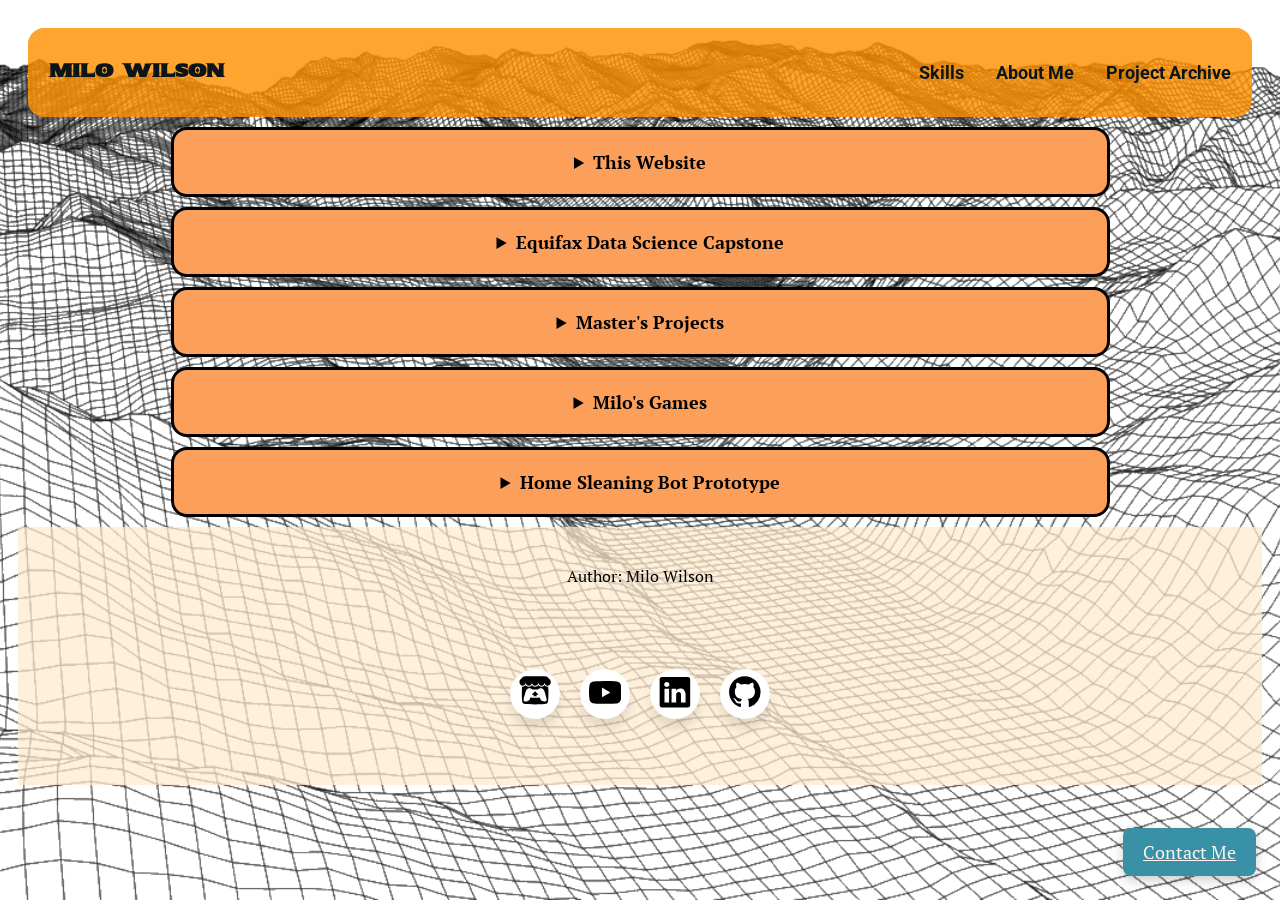
<file: project-archive.html>
<!DOCTYPE html>
<html lang="en">
<head>
    <meta charset="UTF-8">
    <meta name="viewport" content="width=device-width, initial-scale=1.0">
    <title>Milo Wilson - Project Archive</title>
    <link rel = "stylesheet" href="project-archive.css">        
    <link href="https://fonts.googleapis.com/css2?family=Finlandica:ital,wght@0,400..700;1,400..700&family=PT+Serif:ital,wght@0,400;0,700;1,400;1,700&family=Roboto:ital,wght@0,100..900;1,100..900&family=Sekuya&display=swap" rel="stylesheet">
</head>

<body>
    <!-- Header menu bar -->
    <header class="header">
        <h1><a href="index.html">MILO WILSON</a></h1>
        <h2><a href="project-archive.html"> Project Archive </a></h2>
        <h2><a href="about-me.html"> About Me </a></h2>
        <h2><a href="skills.html"> Skills </a></h2>
    </header>

    <!-- This Website -->
    <div class="project">
        <details>
            <summary>
                This Website
            </summary>
            <img src="live-images/proj-arc-web-1.avif" alt="">
            <br>
            <p>
                Creating this website has been a great undertaking that has taught me new languages, including but not limited to HTML, CSS, and JavaScript. Initial phases started with prototyping on paper, laying out what sections I wanted to have. The goal of this website is to have a place where anyone can learn more about me and contact me if they have any questions.
            </p>
            <br>
            <img src="live-images/proj-arc-web-2.avif" alt="Screen shot of Figma prototype">
            <br>
            <p>
                When translating the project from paper to Figma there were some changes, such as reorganizing the project archive and working on making the whole layout pop with color. Using the mountain background was intentional to add visual interest. One of my goals was to make in-depth content one click away, to avoid overwhelming a visitor with content. The Skills page is an exception because, to me, it is not about just having a lot but also having projects to reference, as this skills provides good insight for anyone wanting context for my skills. I also took the extra time to make the prototype fully testable so it met my personal standards.
                <br>
                <a href="https://www.figma.com/site/LOqodsBuck9eOg40GnRm5I/Milo-s-Website?node-id=0-1&t=x0DvSnkHmq5B1rhq-1" target="_blank">Figma Prototype</a>
            </p>
            <br>
            <img src="live-images/proj-arc-web-3.avif" alt="Screen shot of home page">
            <br>
            <p>
                Next came translating the website into HTML. When doing this I saw how little color was in the Figma prototype and decided to go with bolder colors. Choosing orange was intentional because I felt it was a strong color that stood out in the tech space. I also have been working with CSS to add some visual interest to the website, making the website more appealing. I also skipped the blog section as I thought it was somewhat unnecessary for the present. I do intend to revisit and keeping this website up to date so I may add it in the future. 
            </p>
        </details>
    </div>

    <!-- Equifax Data Science Capstone -->
    <div class="project">
        <details>
            <summary>
                Equifax Data Science Capstone
            </summary>
            <br>
            <img src="live-images/proj-arc-equ-1.avif" alt="">
            <br>
            <p>
                This was a project where a group of my peers and I worked alongside Equifax employees to create a data model that would determine the likelihood of a customer defaulting and of customers opening an account. This data would be used to determine if the customers were capable borrowers and understand if they were in a position to open a new credit account. 

                Unfortunately all the data around this project is proprietary and I am not able to share our findings, slideshows, or go into depth about project specifics. I will talk about what types of work took place and how I had an impact on the project.
            </p>
            <br>
            <h3>The Story</h3>
            <p>
                I got the honor to work alongside Amal Elkadir, Nam Huynh, Natalie Jordan, and Ugochukwu Ukeje (Ugo). We all worked collaboratively to understand every line of data we were given. After we analyzed the data we worked to remove irrelevant data and handled missing data. Ugo and Nam drafted early models, Natalie, Amal, and I continued working on frequency distributions and identifying dependent variables. 
                
                As we moved from data exploration into model development Ugo and Nam worked to bring the model to life, while Natalie and Amal continued to analyze the data and bring their findings to the modeling team. Meanwhile I worked on our presentations; I set up practice times to review our presentations before the meeting, made sure that everyone had their information on the slides, and made sure that our presentations were visually pleasing and succinct. Our professor, Bill Franks, author of Winning the Room, advised that we take extra care in our presentation of the information as it is the primary way any data analyst will convey their findings to stakeholders.

                As the project entered the later stages the teams' roles stayed the same. We worked hard and took feedback in stride. At the end, we presented our final findings and our model to several Equifax employees who evaluated our findings. We were the second-best team to present and developed having a model that produced strong results. Through that experience I learned just how much client communication matters, greatly improved my presentation skills, and was a part of a great team that produced a strong model.
            </p>
            <br>
            <h3>Results</h3>
            <p>
                We were able to identify several key variables that would identify a customer’s likelihood of opening an account and defaulting the year after opening an account. With this data we found several key uses for this information and developed a model for each problem. Both models ended up sporting over 80% accuracy to correctly identify customer behavior. We ended up placing second in our class with a great model and presentation.
            </p>
        </details>
    </div>
    
    <!-- Master's Projects --> 
    <div class="project">
        <details>
            <summary>
                Master's Projects
            </summary>
            <br>
            <p>
                During my master's degree I worked on many different projects for different classes. Here is a list of some that are of note:
            </p>
            <br>
            <h3>
                A Study of the Effectiveness of Artificial Neural Networks on Determining the Best Academic Learning Modality for Students Studying Math
            </h3>
            <br>
            <p>
                <b>Abstract: </b>This project discusses the use of Artificial Neural Networks (ANNs) and their ability to determine suitable learning modalities for students after taking a quiz. Our literature review found that the use of ANNs led to good results for others performing analysis in the same field. The algorithm we designed is able to deduce a student's learning style by answering a few questions. The efficiency that our program displayed leads us to believe that our model can be used in a real time context to give feedback to students about better studying modalities that they can take into consideration after taking a quiz. Overall the model has been effective on training data, and we are hopeful that our research can be used in future work.
            </p>
            <br>
            <h3>
                Utilizing Particle Swarm Optimization to Create Stronger Convolutional Neural Networks
            </h3>
            <br>
            <p>
                Project for my Computer vision class, This project was analizing the practicality of utilizing adaptive layers to create better more concise neural networkd. <br><b>Abstract: </b>Proposing the development of a particle swarm algorithm to assist in hyperparameter selection. This algorithm tests sets of hyperparameters at a time attempting to narrow down what set of hyperparameters provides the best convolutional neural network. The results from this project led to the assertion that particle swarm algorithms should be utilized for the selection of hyperparameters in larger search spaces than the one in this experiment. While the particle swarm algorithm does lead to significant improvements in algorithms, the time and effectiveness of the algorithm was not worthwhile for the results
            </p>
            <br>
            <h3>
                Learning to Judge a Dynamic Scoring Function for Lifelong Navigation
            </h3>
            <br>
            <p>
                Project for my AI Robotics class. This project was looking to develop better navigation patters for robots using lifelong navigation instead of a traditional planners.<br><b>Abstract: </b>Autonomous robots navigating complex environments must balance efficiency and safety while adapting to new conditions. Traditional planners like the Dynamic Window Approach (DWA) often exhibit rigid behaviors, limiting performance in dynamic tasks. Lifelong Learning for Navigation (LLfN) improves adaptability by combining classical planning with learned policies, mediated by a scoring function that decides which controller to trust. However, existing scorers rely on fixed heuristics, restricting generalization. We propose a dynamic learned scoring function, D^ψ(s,a), trained on long-term outcomes and integrated with Gradient Episodic Memory (GEM) for continual learning. In experiments across 400 episodes, our approach achieved a 74.25% success rate, reduced collision frequency to 0.072 per episode, and demonstrated improved arbitration between planners (average ratio 0.142 during training, 0.205 in testing). These results support our thesis: a learned dynamic scorer significantly enhances planner arbitration and adaptability compared to heuristic-based LLfN, moving toward practical lifelong navigation in complex environments.
            </p>
            <br>
            <h3>
                Predicting Air Quality Using Ensemble Learning Techniques
            </h3>
            <br>
            <p>
                Team project for my Machine Learning class. This study found that the use of ensemble learning models like Random Forest and Gradient Boosting for air quality prediction is promising. Especially due to the noisy and complex high dimensional data of air pollutant concentration.
            </p>
        </details>
    </div>

    <!-- Milo's Games -->
    <div class="project">
        <details>
            <summary>
                Milo's Games
            </summary>
            <br>
            <p>
                I have helped develop many different games in my time during my undergraduate degree. Here is a comprehensive list of the games I helped create and their place on <a href="https://milo-wilson.itch.io/" target="_blank">itchio</a>.
            </p>
            <br>
            <a href="https://cozydevs.itch.io/recipe-for-disaster" target="_blank">
                <h3>Recipe for Disaster</h3>
                <img src="live-images/proj-arc-game-1.avif" alt="">
            </a>
            <br>
            <p>
                Genre: Cooking, Roguelike
                <br>
                A game where the player goes through increesingly difficult levels with nothing but the food the cook by their side. This was the game I helped develop for my game design capstone.
            </p>
            <br>
            <a href="https://cozydevs.itch.io/last-sapling" target="_blank">
                <h3>The Last Sapling</h3>
                <img src="live-images/proj-arc-game-2.avif" alt="">
            </a>
            <br>
            <p>
                Genre: Action, Platformer
                <br>
                During Global Game Jam 2023 a Team and I worked to develop this game in 42 hours. You play as a last of your kind sapling who has to find his way to a place to plant himself.
            </p>
            <br>
            <a href="https://milo-wilson.itch.io/doctor-script" target="_blank">
                <h3>Doctor Script</h3>
                <img src="live-images/proj-arc-game-3.avif" alt="">
            </a>
            <br>
            <p>
                Genre: Narrative
                <br>
                A brief Narrative game that I made for my Game Narrative class. I made the extra effort to make it an online playable demo. I also got to work with voice actors and present the game at SIEGE 2022, a Georgia game developed convention. You play as a doctor with a particular set of skills that attracts the wrong kind of company.
            </p>
            <br>
            <a href="https://milo-wilson.itch.io/festival-of-dionysus" target="_blank">
                <h3>Festival of Dionysus</h3>
                <img src="live-images/proj-arc-game-4.avif" alt="">
            </a>
            <br>
            <p>
                Genre: Educational
                <br>
                Explore what the past has to offer and make a have fun doing it! A game a team of peers and I made for out Educational Game Design class. It would constantly be reviewed by students in a 3rd grade class and they and their teacher would let us know what to add or change.
            </p>
            <br>
            <a href="https://ingward.itch.io/wayfarer" target="_blank">
                <h3>Wayfarer</h3>
                <img src="live-images/proj-arc-game-5.avif" alt="">
            </a>
            <br>
            <p>
                Genre: Role Playing Game
                <br>
                At Panter Dev, a Georgia State University club, I worked with students to create a in depth vertical slice of a RPG game. Explore the world of Wayfarer and help the denisins of this new world to grow strong.
            </p>
            <br>
            <a href="https://milo-wilson.itch.io/money-dungeon" target="_blank">
                <h3>Money Dungeon</h3>
                <img src="live-images/proj-arc-game-6.avif" alt="">
            </a>
            <br>
            <p>
                Genre: Base Builder, Idle
                <br>
                For my mobile game design and development I worked with another student to create a mobile game for our Mobile Game Design class. In this game you built a dungeon that adventurers would raid as the dark lord you must build our defences to keeep your ancient treasure.
            </p>
        </details>
    </div>

    <!-- App Prototype -->
    <div class="project">
        <details>
            <summary>
                Home Sleaning Bot Prototype
            </summary>
            <br>
            <img src="live-images/proj-arc-app-pro-1.avif" alt="Home Robot Icon" >
            <br>
            <h3>About</h3>
            <br>
            <p>
                An app prototype that I created for my User Centered Design class. This is a fully functional app protype that is made to controll a fully autonomus robot that is able to compleat all tasks given. I created it by first defining stakehoder expectations, conducting project research, then building a roguh prototype, then building an almost integrated prototype. I decided to go the extra mile and fully connect every part of the app.
            </p>
            <br>
            <h3>Results</h3>
            <br>
            <iframe
                src="https://www.youtube.com/embed/0ctr9c0Q98A"
                title="HTML tutorial video"
                allow="accelerometer; autoplay; clipboard-write; encrypted-media; gyroscope; picture-in-picture; web-share"
                allowfullscreen>
            </iframe>
            <br> 
            <p>
                The fully connected finished prototype is up on Marvel: <a href="https://marvelapp.com/prototype/c292ji6" target="_blank">Prototype</a>                 
            </p>
        </details>
    </div>

    <!-- Contact Me -->
    <a href="contact-me.html" class="contact-button">Contact Me</a>

    <footer>
        <br>
        <p>Author: Milo Wilson</p>
        <ul class="wrapper">
    
          <!--Itch.io Button-->
          <li class="icon itchio">
            <span class="tooltip">itch.io</span>
            <a href="https://milo-wilson.itch.io/" target="_blank" rel="noopener noreferrer">
              <svg 
                height="1.8em"
                fill="currentColor"
                viewBox="0 0 48 48"
                xmlns="http://www.w3.org/2000/svg" 
                class="itchio" 
              >
                <path 
                  d="M6.7871 2.2575C4.7672 3.4569.7878 8.0286.75 9.2274v1.9846C.75 13.7276 3.1014 15.9386 5.2363 15.9386c2.5635 0 4.6994-2.1245 4.6995-4.6462 0 2.5216 2.0626 4.6462 4.6264 4.6462 2.5639 0 4.5602-2.1245 4.5602-4.6462 0 2.5216 2.1932 4.6462 4.757 4.6462h.0465c2.5639 0 4.7571-2.1245 4.7571-4.6462 0 2.5216 1.9966 4.6462 4.5601 4.6462 2.5638 0 4.6264-2.1245 4.6264-4.6462 0 2.5216 2.1363 4.6462 4.6995 4.6462 2.135 0 4.4863-2.2106 4.4863-4.7266V9.2274c-.0378-1.1991-4.0172-5.771-6.0366-6.9698C34.7412 2.0372 30.3889 1.999 23.9027 2c-6.4862.0007-15.329.1019-17.1161.2575zm12.3032 12.4962a5.2887 5.2887 90 01-.902 1.1616c-.9678.9462-2.2943 1.5328-3.7566 1.5328a5.375 5.375 90 01-3.7646-1.5335c-.3506-.3434-.6171-.7107-.8611-1.1383l-.0011.0007c-.2438.4284-.5836.7954-.9349 1.1392a5.3784 5.3784 90 01-3.7646 1.5324c-.1762 0-.3597-.0487-.508-.0996-.2061 2.146-.293 4.197-.3239 5.6924l-.0004.0085c-.0038.7594-.0075 1.3839-.0114 2.2514.0397 4.5027-.4459 14.5942 1.9854 17.0737 3.7675.8786 10.7002 1.2785 17.6553 1.281h.0011c6.9549-.0024 13.8876-.4026 17.6551-1.281 2.4312-2.4797 1.9457-12.5711 1.9854-17.074-.0042-.8673-.0075-1.4918-.0114-2.2514l-.0007-.0085c-.0306-1.4957-.1175-3.5465-.3237-5.6925-.1483.0509-.3315.0996-.508.0996a5.3784 5.3784 90 01-3.7646-1.5324c-.3514-.3439-.6911-.7107-.9352-1.1392l-.0011-.0007c-.2442.4277-.5106.7952-.8611 1.1383a5.3747 5.3747 90 01-3.7643 1.5334c-1.4621 0-2.7888-.5869-3.7566-1.5329a5.2887 5.2887 90 01-.902-1.1616 5.2822 5.2822 90 01-.8938 1.1616 5.3765 5.3765 90 01-3.765 1.5332c-.0509 0-.1019-.0023-.1528-.0038h-.0014c-.0509.0015-.1019.0038-.1533.0038a5.3765 5.3765 90 01-3.765-1.5329 5.2826 5.2826 90 01-.8938-1.1616zm-3.8661 4.9991-.0004.0019h.0028c1.531.0033 2.8911 0 4.5763 1.8392 1.3263-.1391 2.7123-.2085 4.0993-.2065h.0011c1.3871-.0019 2.773.0674 4.0994.2065 1.6852-1.8394 3.0454-1.8362 4.5763-1.8392h.0027l-.0004-.0019c.7234 0 3.6169 0 5.6332 5.6629L40.3803 33.1842c1.6049 5.7793-.5138 5.9207-3.1567 5.9256-3.9192-.1459-6.0893-2.9921-6.0893-5.8379-2.1695.3555-4.7003.5333-7.2312.5335h-.0011c-2.531 0-5.062-.1779-7.2312-.5335 0 2.8458-2.1703 5.692-6.0893 5.8379-2.6427-.005-4.7612-.1463-3.1565-5.9256L9.5913 25.4159C11.6076 19.7531 14.5012 19.7531 15.2245 19.7531zm8.678 4.4503v.0011c-.0038.0038-4.1258 3.7894-4.867 5.1359l2.6993-.1081v2.3541c0 .1102 1.0832.0653 2.1676.0151h.0011c1.084.0503 2.1674.0951 2.1674-.0151v-2.3541l2.6993.1081c-.7414-1.3465-4.867-5.1359-4.867-5.1359v-.0011l-.0007.0004z"
                ></path>
              </svg>
            </a>
          </li>
    
          <!--YouTube Button-->
          <li class="icon youtube">
            <span class="tooltip">YouTube</span>
            <a href="https://www.youtube.com/@milodwilson" target="_blank" rel="noopener noreferrer">
              <svg
                height="1.8em"
                fill="currentColor"
                viewBox="0 0 48 48"
                xmlns="http://www.w3.org/2000/svg"
                class="youtube"
              >
                <path
                  d="M24.153 8.997h.267c2.466.009 14.961.099 18.33 1.005a6.03 6.03 90 014.245 4.26c.303 1.14.516 2.649.66 4.206l.03.312.066.78.024.312c.195 2.742.219 5.31.222 5.871v.225c-.003.582-.03 3.324-.246 6.18l-.024.315-.027.312c-.15 1.716-.372 3.42-.705 4.674a6.03 6.03 90 01-4.245 4.26c-3.48.936-16.707 1.002-18.54 1.005h-.426c-.927 0-4.761-.018-8.781-.156l-.51-.018-.261-.012-.513-.021-.513-.021c-3.33-.147-6.501-.384-7.962-.78a6.03 6.03 90 01-4.245-4.257c-.333-1.251-.555-2.958-.705-4.674L.27 32.46l-.024-.312A93 93 90 010 26.04v-.369c.006-.645.03-2.874.192-5.334l.021-.309.009-.156.024-.312.066-.78.03-.312c.144-1.557.357-3.069.66-4.206a6.03 6.03 90 014.245-4.26c1.461-.39 4.632-.63 7.962-.78l.51-.021.516-.018.258-.009.513-.021A300 300 90 0123.574 9zM19.2 18.627v14.454l12.471-7.224z"
                ></path>
              </svg>
            </a>
          </li>
    
          <!--Linked In Button-->
          <li class="icon linkedin">
            <span class="tooltip">LinkedIn</span>
            <a href="https://www.linkedin.com/in/milo-wilson-0049b21b9/" target="_blank" rel="noopener noreferrer">
              <svg
                xmlns="http://www.w3.org/2000/svg"
                height="1.8em"
                fill="currentColor"
                class="bi bi-linkedin"
                viewBox="0 0 48 48"
              >
                <path
                  d="M.95 6.093C.95 4.3017 2.4386 2.85 4.2751 2.85h38.6278C44.7394 2.85 46.2279 4.3017 46.2279 6.093v38.7918c0 1.7913-1.4886 3.243-3.3251 3.243H4.2751C2.4386 48.1279.95 46.6762.95 44.8848zm13.9881 34.6603V20.3075H8.1435v20.4458zm-3.3959-23.2389c2.3686 0 3.8429-1.5678 3.8429-3.5317-.0425-2.0064-1.4715-3.5317-3.7977-3.5317S7.7416 11.9791 7.7416 13.9827c0 1.9639 1.4744 3.5317 3.7553 3.5317zm13.889 23.2389V29.3348c0-.6112.0453-1.2225.2264-1.6583.4895-1.2197 1.6074-2.4846 3.4864-2.4846 2.4592 0 3.4411 1.8734 3.4411 4.624v10.9374h6.7945V29.0263c0-6.2824-3.3506-9.2027-7.8217-9.2027-3.6052 0-5.2211 1.9809-6.1266 3.376v.0708h-.0453l.0453-.0708V20.3075h-6.7916c.0849 1.9186 0 20.4458 0 20.4458z"
                ></path>
              </svg>
            </a>
          </li>
    
          <!--GitHub Button-->
          <li class="icon github">
            <span class="tooltip">GitHub</span>
            <a href="https://github.com/M-d-Wilson" target="_blank" rel="noopener noreferrer">
              <svg
                xmlns="http://www.w3.org/2000/svg"
                height="1.8em"
                fill="currentColor"
                class="github"
                viewBox="0 0 48 48"
              >
                <path
                  d="M23.4706 2C10.5584 2 .1 12.4584.1 25.3706c0 10.3415 6.6898 19.0762 15.9796 22.1728 1.1685.2045 1.6067-.4967 1.6067-1.1101 0-.5551-.0293-2.3955-.0293-4.3528-5.8719 1.0809-7.3909-1.4315-7.8583-2.7461-.263-.6719-1.4022-2.7461-2.3955-3.3011-.8179-.4382-1.9865-1.5191-.0293-1.5483 1.8404-.0293 3.155 1.6943 3.5932 2.3955 2.1034 3.5348 5.4629 2.5415 6.8067 1.928.2045-1.5191.8179-2.5415 1.4899-3.1258-5.1999-.5842-10.6336-2.6-10.6336-11.5392 0-2.5415.9056-4.6449 2.3955-6.2808-.2337-.5842-1.0516-2.9798.2337-6.1932 0 0 1.9573-.6135 6.4269 2.3955 1.8696-.5258 3.8561-.7888 5.8426-.7888s3.973.263 5.8426.7888c4.4697-3.0382 6.4269-2.3955 6.4269-2.3955 1.2853 3.2135.4674 5.6089.2337 6.1932 1.4899 1.6359 2.3955 3.71 2.3955 6.2808 0 8.9685-5.4629 10.9549-10.6628 11.5392.8472.7304 1.5775 2.1326 1.5775 4.3235 0 3.1258-.0293 5.6382-.0293 6.4269 0 .6135.4382 1.3438 1.6067 1.1101A23.3997 23.3997 90 0046.8411 25.3706c0-12.9122-10.4584-23.3706-23.3706-23.3706"
                ></path>
              </svg>
            </a>
          </li>
    
        </ul>
    </footer>
</body>
</html>
</file>
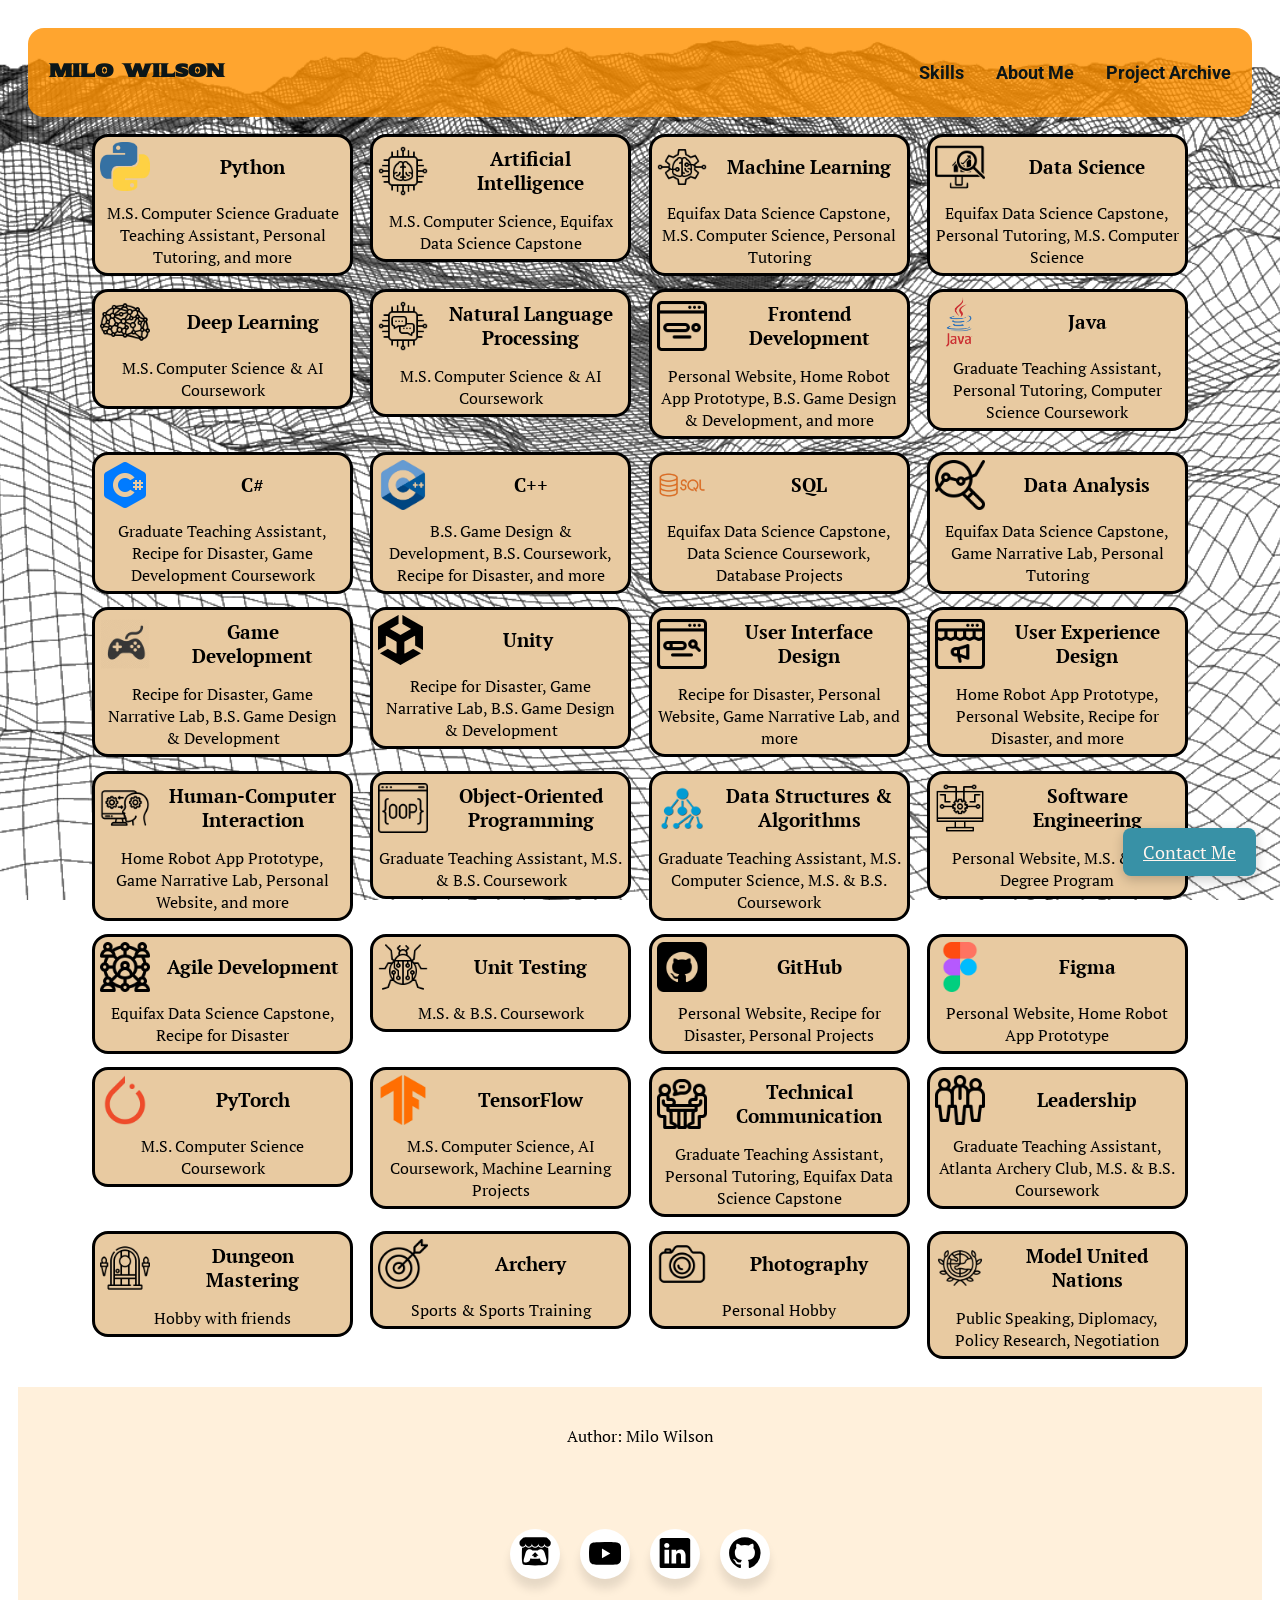
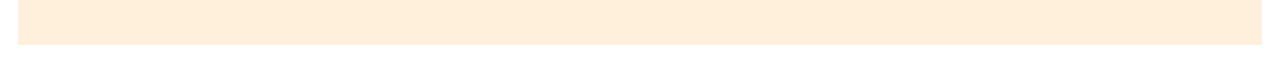
<file: skills.html>
<!DOCTYPE html>
<html lang="en">
<head>
    <meta charset="UTF-8">
    <meta name="viewport" content="width=device-width, initial-scale=1.0">
    <title>Milo Wilson - Skills</title>
    <link rel = "stylesheet" href="skills.css">        
    <link href="https://fonts.googleapis.com/css2?family=Finlandica:ital,wght@0,400..700;1,400..700&family=PT+Serif:ital,wght@0,400;0,700;1,400;1,700&family=Roboto:ital,wght@0,100..900;1,100..900&family=Sekuya&display=swap" rel="stylesheet">
</head>
<body>
        <!-- Header menu bar -->
    <header class="header">
        <h1><a href="index.html">MILO WILSON</a></h1>
        <h2><a href="project-archive.html"> Project Archive </a></h2>
        <h2><a href="about-me.html"> About Me </a></h2>
        <h2><a href="skills.html"> Skills </a></h2>
    </header>
 
    <!-- Skill blocks-->
    <div class="skillwraper">
        <div class="skillblocks">
            <div>
                <img src="live-images/skills-1.avif" alt="">
                <h3>Python</h3>
            </div>
            <p>M.S. Computer Science Graduate Teaching Assistant, Personal Tutoring, and more</p>
        </div>
        
        <div class="skillblocks">
            <div>
                <img src="live-images/skills-2.avif" alt="">
                <h3>Artificial Intelligence</h3>
            </div>
            <p>M.S. Computer Science, Equifax Data Science Capstone</p>
        </div>
        
        <div class="skillblocks">
            <div>
                <img src="live-images/skills-3.avif" alt="">
                <h3>Machine Learning</h3>
            </div>
            <p>Equifax Data Science Capstone, M.S. Computer Science, Personal Tutoring</p>
        </div>
        
        <div class="skillblocks">
            <div>
                <img src="live-images/skills-4.avif" alt="">
                <h3>Data Science</h3>
            </div>
            <p>Equifax Data Science Capstone, Personal Tutoring, M.S. Computer Science</p>
        </div>
        
        <div class="skillblocks">
            <div>
                <img src="live-images/skills-5.avif" alt="">
                <h3>Deep Learning</h3>
            </div>
            <p>M.S. Computer Science & AI Coursework</p>
        </div>
        
        <div class="skillblocks">
            <div>
                <img src="live-images/skills-6.avif" alt="">
                <h3>Natural Language Processing</h3>
            </div>
            <p>M.S. Computer Science & AI Coursework</p>
        </div>
        
        <div class="skillblocks">
            <div>
                <img src="live-images/skills-7.avif" alt="">
                <h3>Frontend Development</h3>
            </div>
            <p>Personal Website, Home Robot App Prototype, B.S. Game Design & Development, and more</p>
        </div>
        
        <div class="skillblocks">
            <div>
                <img src="live-images/skills-8.avif" alt="">
                <h3>Java</h3>
            </div>
            <p>Graduate Teaching Assistant, Personal Tutoring, Computer Science Coursework</p>
        </div>
        
        <div class="skillblocks">
            <div>
                <img src="live-images/skills-9.avif" alt="">
                <h3>C#</h3>
            </div>
            <p>Graduate Teaching Assistant, Recipe for Disaster, Game Development Coursework</p>
        </div>
        
        <div class="skillblocks">
            <div>
                <img src="live-images/skills-10.avif" alt="">
                <h3>C++</h3>
            </div>
            <p>B.S. Game Design & Development, B.S. Coursework, Recipe for Disaster, and more</p>
        </div>
        
        <div class="skillblocks">
            <div>
                <img src="live-images/skills-11.avif" alt="">
                <h3>SQL</h3>
            </div>
            <p>Equifax Data Science Capstone, Data Science Coursework, Database Projects</p>
        </div>
        
        <div class="skillblocks">
            <div>
                <img src="live-images/skills-12.avif" alt="">
                <h3>Data Analysis</h3>
            </div>
            <p>Equifax Data Science Capstone, Game Narrative Lab, Personal Tutoring</p>
        </div>
        
        <div class="skillblocks">
            <div>
                <img src="live-images/skills-13.avif" alt="">
                <h3>Game Development</h3>
            </div>
            <p>Recipe for Disaster, Game Narrative Lab, B.S. Game Design & Development</p>
        </div>
        
        <div class="skillblocks">
            <div>
                <img src="live-images/skills-14.avif" alt="">
                <h3>Unity</h3>
            </div>
            <p>Recipe for Disaster, Game Narrative Lab, B.S. Game Design & Development</p>
        </div>
        
        <div class="skillblocks">
            <div>
                <img src="live-images/skills-15.avif" alt="">
                <h3>User Interface Design</h3>
            </div>
            <p>Recipe for Disaster, Personal Website, Game Narrative Lab, and more</p>
        </div>
        
        <div class="skillblocks">
            <div>
                <img src="live-images/skills-16.avif" alt="">
                <h3>User Experience Design</h3>
            </div>
            <p>Home Robot App Prototype, Personal Website, Recipe for Disaster, and more</p>
        </div>
        
        <div class="skillblocks">
            <div>
                <img src="live-images/skills-17.avif" alt="">
                <h3>Human-Computer Interaction</h3>
            </div>
            <p>Home Robot App Prototype, Game Narrative Lab, Personal Website, and more</p>
        </div>
        
        <div class="skillblocks">
            <div>
                <img src="live-images/skills-18.avif" alt="">
                <h3>Object-Oriented Programming</h3>
            </div>
            <p>Graduate Teaching Assistant, M.S. & B.S. Coursework</p>
        </div>
        
        <div class="skillblocks">
            <div>
                <img src="live-images/skills-19.avif" alt="">
                <h3>Data Structures & Algorithms</h3>
            </div>
            <p>Graduate Teaching Assistant, M.S. Computer Science, M.S. & B.S. Coursework</p>
        </div>
        
        <div class="skillblocks">
            <div>
                <img src="live-images/skills-20.avif" alt="">
                <h3>Software Engineering</h3>
            </div>
            <p>Personal Website, M.S. & B.S. Degree Program</p>
        </div>
        
        <div class="skillblocks">
            <div>
                <img src="live-images/skills-21.avif" alt="">
                <h3>Agile Development</h3>
            </div>
            <p>Equifax Data Science Capstone, Recipe for Disaster</p>
        </div>
        
        <div class="skillblocks">
            <div>
                <img src="live-images/skills-22.avif" alt="">
                <h3>Unit Testing</h3>
            </div>
            <p>M.S. & B.S. Coursework</p>
        </div>
        
        <div class="skillblocks">
            <div>
                <img src="live-images/skills-23.avif" alt="">
                <h3>GitHub</h3>
            </div>
            <p>Personal Website, Recipe for Disaster, Personal Projects</p>
        </div>
        
        <div class="skillblocks">
            <div>
                <img src="live-images/skills-24.avif" alt="">
                <h3>Figma</h3>
            </div>
            <p>Personal Website, Home Robot App Prototype</p>
        </div>
        
        <div class="skillblocks">
            <div>
                <img src="live-images/skills-25.avif" alt="">
                <h3>PyTorch</h3>
            </div>
            <p>M.S. Computer Science Coursework</p>
        </div>
        
        <div class="skillblocks">
            <div>
                <img src="live-images/skills-26.avif" alt="">
                <h3>TensorFlow</h3>
            </div>
            <p>M.S. Computer Science, AI Coursework, Machine Learning Projects</p>
        </div>
        
        <div class="skillblocks">
            <div>
                <img src="live-images/skills-27.avif" alt="">
                <h3>Technical Communication</h3>
            </div>
            <p>Graduate Teaching Assistant, Personal Tutoring, Equifax Data Science Capstone</p>
        </div>
        
        <div class="skillblocks">
            <div>
                <img src="live-images/skills-28.avif" alt="">
                <h3>Leadership</h3>
            </div>
            <p>Graduate Teaching Assistant, Atlanta Archery Club, M.S. & B.S. Coursework</p>
        </div>

        <div class="skillblocks">
            <div>
                <img src="live-images/skills-29.avif" alt="">
                <h3>Dungeon Mastering</h3>
            </div>
            <p>Hobby with friends</p>
        </div>
        
        <div class="skillblocks">
            <div>
                <img src="live-images/skills-30.avif" alt="">
                <h3>Archery</h3>
            </div>
            <p>Sports & Sports Training</p>
        </div>
        
        <div class="skillblocks">
            <div>
                <img src="live-images/skills-31.avif" alt="">
                <h3>Photography</h3>
            </div>
            <p>Personal Hobby</p>
        </div>
        
        <div class="skillblocks">
            <div>
                <img src="live-images/skills-32.avif" alt="">
                <h3>Model United Nations</h3>
            </div>
            <p>Public Speaking, Diplomacy, Policy Research, Negotiation</p>
        </div>
    </div>

    <br>

    <!-- Contact Me -->
    <a href="contact-me.html" class="contact-button">Contact Me</a>
    
    <footer>
        <br>
        <p>Author: Milo Wilson</p>
        <ul class="wrapper">
    
          <!--Itch.io Button-->
          <li class="icon itchio">
            <span class="tooltip">itch.io</span>
            <a href="https://milo-wilson.itch.io/" target="_blank" rel="noopener noreferrer">
              <svg 
                height="1.8em"
                fill="currentColor"
                viewBox="0 0 48 48"
                xmlns="http://www.w3.org/2000/svg" 
                class="itchio" 
              >
                <path 
                  d="M6.7871 2.2575C4.7672 3.4569.7878 8.0286.75 9.2274v1.9846C.75 13.7276 3.1014 15.9386 5.2363 15.9386c2.5635 0 4.6994-2.1245 4.6995-4.6462 0 2.5216 2.0626 4.6462 4.6264 4.6462 2.5639 0 4.5602-2.1245 4.5602-4.6462 0 2.5216 2.1932 4.6462 4.757 4.6462h.0465c2.5639 0 4.7571-2.1245 4.7571-4.6462 0 2.5216 1.9966 4.6462 4.5601 4.6462 2.5638 0 4.6264-2.1245 4.6264-4.6462 0 2.5216 2.1363 4.6462 4.6995 4.6462 2.135 0 4.4863-2.2106 4.4863-4.7266V9.2274c-.0378-1.1991-4.0172-5.771-6.0366-6.9698C34.7412 2.0372 30.3889 1.999 23.9027 2c-6.4862.0007-15.329.1019-17.1161.2575zm12.3032 12.4962a5.2887 5.2887 90 01-.902 1.1616c-.9678.9462-2.2943 1.5328-3.7566 1.5328a5.375 5.375 90 01-3.7646-1.5335c-.3506-.3434-.6171-.7107-.8611-1.1383l-.0011.0007c-.2438.4284-.5836.7954-.9349 1.1392a5.3784 5.3784 90 01-3.7646 1.5324c-.1762 0-.3597-.0487-.508-.0996-.2061 2.146-.293 4.197-.3239 5.6924l-.0004.0085c-.0038.7594-.0075 1.3839-.0114 2.2514.0397 4.5027-.4459 14.5942 1.9854 17.0737 3.7675.8786 10.7002 1.2785 17.6553 1.281h.0011c6.9549-.0024 13.8876-.4026 17.6551-1.281 2.4312-2.4797 1.9457-12.5711 1.9854-17.074-.0042-.8673-.0075-1.4918-.0114-2.2514l-.0007-.0085c-.0306-1.4957-.1175-3.5465-.3237-5.6925-.1483.0509-.3315.0996-.508.0996a5.3784 5.3784 90 01-3.7646-1.5324c-.3514-.3439-.6911-.7107-.9352-1.1392l-.0011-.0007c-.2442.4277-.5106.7952-.8611 1.1383a5.3747 5.3747 90 01-3.7643 1.5334c-1.4621 0-2.7888-.5869-3.7566-1.5329a5.2887 5.2887 90 01-.902-1.1616 5.2822 5.2822 90 01-.8938 1.1616 5.3765 5.3765 90 01-3.765 1.5332c-.0509 0-.1019-.0023-.1528-.0038h-.0014c-.0509.0015-.1019.0038-.1533.0038a5.3765 5.3765 90 01-3.765-1.5329 5.2826 5.2826 90 01-.8938-1.1616zm-3.8661 4.9991-.0004.0019h.0028c1.531.0033 2.8911 0 4.5763 1.8392 1.3263-.1391 2.7123-.2085 4.0993-.2065h.0011c1.3871-.0019 2.773.0674 4.0994.2065 1.6852-1.8394 3.0454-1.8362 4.5763-1.8392h.0027l-.0004-.0019c.7234 0 3.6169 0 5.6332 5.6629L40.3803 33.1842c1.6049 5.7793-.5138 5.9207-3.1567 5.9256-3.9192-.1459-6.0893-2.9921-6.0893-5.8379-2.1695.3555-4.7003.5333-7.2312.5335h-.0011c-2.531 0-5.062-.1779-7.2312-.5335 0 2.8458-2.1703 5.692-6.0893 5.8379-2.6427-.005-4.7612-.1463-3.1565-5.9256L9.5913 25.4159C11.6076 19.7531 14.5012 19.7531 15.2245 19.7531zm8.678 4.4503v.0011c-.0038.0038-4.1258 3.7894-4.867 5.1359l2.6993-.1081v2.3541c0 .1102 1.0832.0653 2.1676.0151h.0011c1.084.0503 2.1674.0951 2.1674-.0151v-2.3541l2.6993.1081c-.7414-1.3465-4.867-5.1359-4.867-5.1359v-.0011l-.0007.0004z"
                ></path>
              </svg>
            </a>
          </li>
    
          <!--YouTube Button-->
          <li class="icon youtube">
            <span class="tooltip">YouTube</span>
            <a href="https://www.youtube.com/@milodwilson" target="_blank" rel="noopener noreferrer">
              <svg
                height="1.8em"
                fill="currentColor"
                viewBox="0 0 48 48"
                xmlns="http://www.w3.org/2000/svg"
                class="youtube"
              >
                <path
                  d="M24.153 8.997h.267c2.466.009 14.961.099 18.33 1.005a6.03 6.03 90 014.245 4.26c.303 1.14.516 2.649.66 4.206l.03.312.066.78.024.312c.195 2.742.219 5.31.222 5.871v.225c-.003.582-.03 3.324-.246 6.18l-.024.315-.027.312c-.15 1.716-.372 3.42-.705 4.674a6.03 6.03 90 01-4.245 4.26c-3.48.936-16.707 1.002-18.54 1.005h-.426c-.927 0-4.761-.018-8.781-.156l-.51-.018-.261-.012-.513-.021-.513-.021c-3.33-.147-6.501-.384-7.962-.78a6.03 6.03 90 01-4.245-4.257c-.333-1.251-.555-2.958-.705-4.674L.27 32.46l-.024-.312A93 93 90 010 26.04v-.369c.006-.645.03-2.874.192-5.334l.021-.309.009-.156.024-.312.066-.78.03-.312c.144-1.557.357-3.069.66-4.206a6.03 6.03 90 014.245-4.26c1.461-.39 4.632-.63 7.962-.78l.51-.021.516-.018.258-.009.513-.021A300 300 90 0123.574 9zM19.2 18.627v14.454l12.471-7.224z"
                ></path>
              </svg>
            </a>
          </li>
    
          <!--Linked In Button-->
          <li class="icon linkedin">
            <span class="tooltip">LinkedIn</span>
            <a href="https://www.linkedin.com/in/milo-wilson-0049b21b9/" target="_blank" rel="noopener noreferrer">
              <svg
                xmlns="http://www.w3.org/2000/svg"
                height="1.8em"
                fill="currentColor"
                class="bi bi-linkedin"
                viewBox="0 0 48 48"
              >
                <path
                  d="M.95 6.093C.95 4.3017 2.4386 2.85 4.2751 2.85h38.6278C44.7394 2.85 46.2279 4.3017 46.2279 6.093v38.7918c0 1.7913-1.4886 3.243-3.3251 3.243H4.2751C2.4386 48.1279.95 46.6762.95 44.8848zm13.9881 34.6603V20.3075H8.1435v20.4458zm-3.3959-23.2389c2.3686 0 3.8429-1.5678 3.8429-3.5317-.0425-2.0064-1.4715-3.5317-3.7977-3.5317S7.7416 11.9791 7.7416 13.9827c0 1.9639 1.4744 3.5317 3.7553 3.5317zm13.889 23.2389V29.3348c0-.6112.0453-1.2225.2264-1.6583.4895-1.2197 1.6074-2.4846 3.4864-2.4846 2.4592 0 3.4411 1.8734 3.4411 4.624v10.9374h6.7945V29.0263c0-6.2824-3.3506-9.2027-7.8217-9.2027-3.6052 0-5.2211 1.9809-6.1266 3.376v.0708h-.0453l.0453-.0708V20.3075h-6.7916c.0849 1.9186 0 20.4458 0 20.4458z"
                ></path>
              </svg>
            </a>
          </li>
    
          <!--GitHub Button-->
          <li class="icon github">
            <span class="tooltip">GitHub</span>
            <a href="https://github.com/M-d-Wilson" target="_blank" rel="noopener noreferrer">
              <svg
                xmlns="http://www.w3.org/2000/svg"
                height="1.8em"
                fill="currentColor"
                class="github"
                viewBox="0 0 48 48"
              >
                <path
                  d="M23.4706 2C10.5584 2 .1 12.4584.1 25.3706c0 10.3415 6.6898 19.0762 15.9796 22.1728 1.1685.2045 1.6067-.4967 1.6067-1.1101 0-.5551-.0293-2.3955-.0293-4.3528-5.8719 1.0809-7.3909-1.4315-7.8583-2.7461-.263-.6719-1.4022-2.7461-2.3955-3.3011-.8179-.4382-1.9865-1.5191-.0293-1.5483 1.8404-.0293 3.155 1.6943 3.5932 2.3955 2.1034 3.5348 5.4629 2.5415 6.8067 1.928.2045-1.5191.8179-2.5415 1.4899-3.1258-5.1999-.5842-10.6336-2.6-10.6336-11.5392 0-2.5415.9056-4.6449 2.3955-6.2808-.2337-.5842-1.0516-2.9798.2337-6.1932 0 0 1.9573-.6135 6.4269 2.3955 1.8696-.5258 3.8561-.7888 5.8426-.7888s3.973.263 5.8426.7888c4.4697-3.0382 6.4269-2.3955 6.4269-2.3955 1.2853 3.2135.4674 5.6089.2337 6.1932 1.4899 1.6359 2.3955 3.71 2.3955 6.2808 0 8.9685-5.4629 10.9549-10.6628 11.5392.8472.7304 1.5775 2.1326 1.5775 4.3235 0 3.1258-.0293 5.6382-.0293 6.4269 0 .6135.4382 1.3438 1.6067 1.1101A23.3997 23.3997 90 0046.8411 25.3706c0-12.9122-10.4584-23.3706-23.3706-23.3706"
                ></path>
              </svg>
            </a>
          </li>
    
        </ul>
    </footer>
</body>
</html>
</file>
<file: index.css>
/* --------- Home Page --------- */
.headlinebox { /* Box that all the Headline elements are in*/
    margin: 10px; /* Gives items space between*/
    width:  -10px;
    border: 10px;
    height: 500px;
    padding: 10px;
    object-fit: contain;
    background-color: #fc9f5bff;
    overflow: hidden; 
    border-radius: 16px;
    display: flex;
}

.leftheadlinebox { /* Left side of the box that all the Headline elements are in*/
    border-radius: 8px;
    width:  100%;
    height: 100%;
    object-fit: contain;
    display: block;
}
.leftheadlinebox p { /* Rignt side of the box that all the Headline elements are in*/
    width:  95%;
    padding: 10px;
    font-size: 18px;
    display: block;
    justify-content: center; /* Horizontal center */
    align-items: center;     /* Vertical center */
    object-fit: contain;
}
.leftheadlinebox h1 { /* Rignt side of the box that all the Headline elements are in*/
    width:  -10px;
    height: 10%;
    padding-left: 10px;
    padding-top: -5px;
    font-size: clamp(2rem, 5vw, 3rem);
    display: block;
    justify-content: center; /* Horizontal center */
    align-items: center;     /* Vertical center */
    object-fit: contain;

}
.leftheadlinebox img {
    border-radius: 8px;
    width:  100%;
    height: 100%;
    object-fit: cover;
    display: block;
    margin: 0 auto;
}

.centerheadlinebox { /* Center side of the box that all the Headline elements are in*/
    border-radius: 8px;
    width:  100%;
    height: 100%;
    display: inline-block;
    object-fit: fill;
}

.rightheadlinebox { /* Rignt side of the box that all the Headline elements are in*/
    width:  100%;
    height: 100%;
    display: block;
    object-fit: contain;
}
.rightheadlinebox p { /* Rignt side of the box that all the Headline elements are in*/
    width:  95%;
    padding: 10px;
    font-size: 18px;
    display: block;
    justify-content: center; /* Horizontal center */
    align-items: center;     /* Vertical center */
    object-fit: contain;
}
.rightheadlinebox h1 { /* Rignt side of the box that all the Headline elements are in*/
    width:  -10px;
    height: 10%;
    padding-left: 10px;
    padding-top: -5px;
    font-size: 32px;
    display: block;
    justify-content: center; /* Horizontal center */
    align-items: center;     /* Vertical center */
    object-fit: contain;
}
.rightheadlinebox img {
    border-radius: 8px;
    width:  100%;
    height: 100%;
    object-fit: cover;
    display: block;
    margin: 0 auto;
}

.contentbox {
    margin: 10px; /* Gives items space between*/
    width: -10px;
    border: 10px;
    height: 500px;
    padding: 10px;
    border-radius: 16px;
    display: flex;
    justify-content: center; /* Horizontal center */
    align-items: center;     /* Vertical center */
    overflow: clip;
}
.contentbox img {
    border-radius: 8px;
    width: 100%;
    height: 70%;
    object-fit: cover;
    overflow: clip;
    border-radius: 16px;
    display: flex;
    justify-content: center; /* Horizontal center */
    align-items: center;     /* Vertical center */
}
.contentbox h4 {
    color: #0c1618ff;
    text-decoration: none;
    font-style: bolder;
    font-size: 20px;
    display: flex;
    justify-content: center; /* Horizontal center */
    align-items: center;     /* Vertical center */
}
.contentbox p {
    color: #0c1618ff;
    text-decoration: none;
    font-style: bolder;
    font-size: 18px;
    display: flex;
    justify-content: center; /* Horizontal center */
    align-items: center;     /* Vertical center */
    text-align: center;
}
.contentbox a{
    color: #0c1618ff;
    text-decoration: none;
}

.rightcontentbox{ /* Right side of the box that holds content elements*/
    margin: 10px; /* Gives items space between*/
    width: 30%;
    height: 500px;
    padding: 10px;
    display: inline-block;
    object-fit: contain;
    background-color: rgb(216, 150, 64);
    border-radius: 16px;
}
.rightcontentbox p{
    font-size: 18px;
}
.rightcontentbox h1{
    font-size: 32px;
}
.rightcontentbox:hover {
    animation: hop 0.4s ease;
}

.centercontentbox{ /* Center side of the box that holds content elements*/
    margin: 10px; /* Gives items space between*/
    width: 30%;
    height: 500px;
    padding: 10px;
    display: inline-block;
    object-fit: contain;
    background-color: rgb(232, 202, 161);
    border-radius: 16px;
}
.centercontentbox:hover {
    animation: hop 0.4s ease;
}

.leftcontentbox{ /* Left side of the box that holds content elements*/
    margin: 10px; /* Gives items space between*/
    width: 30%;
    height: 500px;
    padding: 10px;
    display: inline-block;
    object-fit: contain;
    background-color: antiquewhite;
    border-radius: 16px;
}
.leftcontentbox p{
    font-size: 18px;
}
.leftcontentbox h1{
    font-size: 32px;
}
.leftcontentbox:hover {
    animation: hop 0.4s ease;
}

.contentboxmobilewraper{
    display: none;
}

.contentboxmobile {
    display: none;
}
.contentboxmobile a {
    display: none;
}
.contentboxmobile img {
    display: none;
}
.contentboxmobile h4 {
    display: none;
}
.contentboxmobile p {
    display: none;
}

/* --------- Mobile --------- */
@media (max-width: 768px) {
    /* --------- Mobile Home Page Adjustments --------- */
    .headlinebox{
        height: 350px;
    }
    .rightheadlinebox h1{
        font-size: 20px;
    }
    .rightheadlinebox p{
        font-size: 12px;
    }
    .leftheadlinebox image{
        height: auto;
    }

    .contentbox{
        display: none; 
    }

    .contentboxmobilewraper{
        display: flex;
        flex-direction: column;
        align-items: center;
      }
    
    .contentboxmobile {
        width: 65%;
        min-height: 100px;
        margin: 10px;
        padding: 10px;
        display: flex;
        flex-direction: column;
        align-items: center;
        background-color: rgb(216, 150, 64);
        border-radius: 16px;
        box-sizing: border-box;
    }
    .contentboxmobile a {
        color: inherit;
        text-decoration: none;
        display: block;
    }
    .contentboxmobile img {
        width: 80%;
        height: 200px;
        object-fit: cover;
        border-radius: 16px;
        display: block;
        margin: 0 auto;
    }
    .contentboxmobile h4 {
        color: #0c1618ff;
        font-size: 20px;
        font-weight: bold;
        text-align: center;
        margin: 10px 0 5px;
        display: block;
    }
    .contentboxmobile p {
        display: block;
        color: #0c1618ff;
        font-size: 12px;
        text-align: center;
        margin: 5px 0 10px;
    }
    
    /* --------- Mobile Header Adjustments --------- */

    .header h1 {
        font-size: 28px;
        float: none;
        display: block;
        width: 100%;
        box-sizing: border-box;
        margin: 0;
        padding: 5px;
        font-size: clamp(22px, 5vw, 36px);

    }
    .header h2 {
      float: none;
      display: block;
      width: 100%;
      box-sizing: border-box;
      margin: 0;
      padding: 5px;
      font-size: 20px;
    }
  }

/* --------- Header, Footer, and Body --------- */
.header {
    overflow: hidden;
    top: 10px;
    background-color: rgba(255, 145, 0, 0.816);
    padding: 5px;
    border-radius: 16px;
    border: #0c1618ff;
    margin: 10px;
}
    .header h1, h1:visited{
        float: left;
        font-family: "Sekuya", system-ui;
        color: #0c1618ff;
        text-align: center;
        padding: 14px 16px;
        text-decoration: none;
        font-size: 32px;
    }
    .header h1.hover {
        background-color: #ff0022c7;
        color: inherit;
    }
    .header h1.active {
        background-color: #ff002250;
        color: inherit;
    }
    .header h2 {
        position: relative;
        float: right;
        font-family: "Roboto", sans-serif;
        color: #0c1618ff;
        text-align: center;
        padding: 14px 16px;
        font-size: 18px;
    
        background: transparent;
        border-radius: 30px;
        overflow: hidden;
        z-index: 1;
    }
    .header h2::before {
        content: "";
        position: absolute;
        width: 0;
        height: 0;
        background: rgb(255, 75, 75);
        border-radius: 16px;
    
        left: 50%;
        top: 50%;
        transform: translate(-50%, -50%);
    
        transition: width 0.4s ease, height 0.4s ease;
    
        z-index: -1;
    }
    .header h2:hover::before {
        width: 300px;
        height: 300px;
    }
    .header a, a:visited, a:hover, a:focus, a:active {
        color: inherit;
        text-decoration: none;
    }

/*Sets anything labled "body" to have that background color*/
body{
  /*Cite Background Info*/
  background-image: url("live-images/background-1.avif");
  background-repeat: no-repeat; /*Stops the background from repeating if the background does not fill the page*/
  background-attachment: fixed; /*Makes the background streatch to the end of the page and not move with the page*/
  background-position: center; /*Centers the immage*/
  background-size: cover; /*Makes the background size shift as needed*/
  font-family: "PT Serif", serif;
  padding: 10px;
}

footer {
    top: 10px;
    width: 100%;
    text-align: center;
    font: 22px;
    background-color: rgba(255, 235, 205, 0.715);
    color: black;
  }


/* Got code from https://uiverse.io/david-mohseni/brave-shrimp-86 */
.wrapper {
    display: inline-flex;
    list-style: none;
    width: 100%;
    padding-top: 40px;
    font-family: "Poppins", sans-serif;
    box-sizing: border-box;
    justify-content: center;
}
    .wrapper .icon {
        position: relative;
        background: #fff;
        border-radius: 50%;
        margin: 10px;
        width: 50px;
        height: 50px;
        font-size: 18px;
        display: flex;
        justify-content: center;
        align-items: center;
        flex-direction: column;
        box-shadow: 0 10px 10px rgba(0, 0, 0, 0.1);
        cursor: pointer;
        transition: all 0.2s cubic-bezier(0.68, -0.55, 0.265, 1.55);
    }
    .wrapper .tooltip {
        position: absolute;
        top: 0;
        font-size: 14px;
        background: #fff;
        color: #fff;
        padding: 5px 8px;
        border-radius: 5px;
        box-shadow: 0 10px 10px rgba(0, 0, 0, 0.1);
        opacity: 0;
        pointer-events: none;
        transition: all 0.3s cubic-bezier(0.68, -0.55, 0.265, 1.55);
    }
    .wrapper .tooltip::before {
        position: absolute;
        content: "";
        height: 8px;
        width: 8px;
        background: #fff;
        bottom: -3px;
        left: 50%;
        transform: translate(-50%) rotate(45deg);
        transition: all 0.3s cubic-bezier(0.68, -0.55, 0.265, 1.55);
    }
    .wrapper .icon:hover .tooltip {
        top: -45px;
        opacity: 1;
        visibility: visible;
        pointer-events: auto;
    }
    .wrapper .icon:hover span,
    .wrapper .icon:hover .tooltip {
        text-shadow: 0px -1px 0px rgba(0, 0, 0, 0.1);
    }
    .wrapper .itchio:hover,
    .wrapper .itchio:hover .tooltip,
    .wrapper .itchio:hover .tooltip::before {
        background: #fa5c5c;
        color: #fff;
    }
    .wrapper .youtube:hover,
    .wrapper .youtube:hover .tooltip,
    .wrapper .youtube:hover .tooltip::before {
        background: #CD201F;
        color: #fff;
    }
    .wrapper .linkedin:hover,
    .wrapper .linkedin:hover .tooltip,
    .wrapper .linkedin:hover .tooltip::before {
        background: #0077B5;
        color: #fff;
    }

    .wrapper .github:hover,
    .wrapper .github:hover .tooltip,
    .wrapper .github:hover .tooltip::before {
        background: #8534F3;
        color: #fff;
    }
    .wrapper .icon a {
        color: inherit;
        text-decoration: none;
    }
    .wrapper .icon a:visited {
        color: inherit;
    }
    .wrapper .icon a:hover {
        color: inherit;
    }
    .wrapper .icon a:active {
        color: inherit;
    }

/* --------- Contact me button --------- */
.contact-button {
    position: fixed;
    right: 24px;
    bottom: 24px;
    z-index: 1000;
    padding: 12px 20px;
    background: #3891A6;
    color: seashell;
    border-radius: 8px;
    font-size: 18px;
    box-shadow: 0 4px 12px rgba(0, 0, 0, 0.2);
}
    .contact-button:hover {
        background: #54B500;
        animation: hop 0.4s ease;

    }
    .contact-button a{
        color: inherit;
        text-decoration: none;
        display: block;
        
    }

/* --------- Animations --------- */
@keyframes hop {
    0%, 100% {
        transform: translateY(0);
    }
    40% {
        transform: translateY(-10px);
    }
    70% {
        transform: translateY(-2px);
    }
}
</file>
<file: about-me.css>
/* --------- About Me --------- */

.leftheadlinebox { /* Left side of the box that all the Headline elements are in*/
    border-radius: 8px;
    width:  100%;
    height: 100%;
    object-fit: contain;
    justify-content: center;
    align-items: center;
    margin: auto;
}
.leftheadlinebox p { /* Rignt side of the box that all the Headline elements are in*/
  width:  100%;
  max-height: 80%;
  padding: 10px, 10px;
  font-size: 30px;
  display: block;
  justify-content: center; /* Horizontal center */
  align-items: center;     /* Vertical center */
  object-fit: contain;
}
.leftheadlinebox h1 { /* Rignt side of the box that all the Headline elements are in*/
    width: 100%;
    margin: 0;
    padding: 10px, 10px;
    font-size: 42px;
    text-align: center;
    box-sizing: border-box;

}
.leftheadlinebox img {
    border-radius: 8px;
    width:  100%;
    height: 100%;
    object-fit: cover;
    display: block;
    margin: 0 auto;
}

.rightheadlinebox { /* Rignt side of the box that all the Headline elements are in*/
    width:  100%;
    height: 100%;
    display: block;
    object-fit: contain;
    justify-content: center;
    align-items: center;
    margin: auto;
}
.rightheadlinebox p { /* Rignt side of the box that all the Headline elements are in*/
  width:  95%;
  max-height: 80%;
  margin-left: 10px;
  padding: 10px, 10px;
  font-size: 30px;
  display: block;
  justify-content: center; /* Horizontal center */
  align-items: center;     /* Vertical center */
  object-fit: contain;
}
.rightheadlinebox h1 { /* Rignt side of the box that all the Headline elements are in*/
    width: 100%;
    margin: 0;
    padding: 10px, 10px;
    font-size: 42px;
    text-align: center;
    box-sizing: border-box;

}
.rightheadlinebox img {
  border-radius: 8px;
  width:  100%;
  height: 100%;
  object-fit: cover;
  display: block;
  margin: 0 auto;
}

.aboutmeleft{
    margin: 10px; /* Gives items space between*/
    width:  -10px;
    border-radius: 8px;
    height: auto;
    padding: 10px;
    object-fit: fill;
    background-color: #fc9f5bff;
    overflow: auto; 
    display: flex;
  }
  
  .aboutmeright{
    margin: 10px; /* Gives items space between*/
    width:  -10px;
    border-radius: 8px;
    height: auto;
    padding: 10px;
    object-fit: fill;
    background-color: #fc9f5bff;
    overflow: hidden; 
    display: flex;
  }  

/* --------- Mobile --------- */
@media (max-width: 768px) {
    /* --------- Mobile About Me Adjustments --------- */

    .leftheadlinebox h1, .rightheadlinebox h1 { /* Rignt side of the box that all the Headline elements are in*/
        font-size: 20px; 
        font-weight: bold;   
    }
    .leftheadlinebox p, .rightheadlinebox p { /* Rignt side of the box that all the Headline elements are in*/
        font-size: 12px;
    }

    /* --------- Mobile Header Adjustments --------- */

    .header h1 {
      font-size: 28px;
      float: none;
      display: block;
      width: 100%;
      box-sizing: border-box;
      margin: 0;
      padding: 5px;
      font-size: clamp(22px, 5vw, 36px);
    }
    .header h2 {
      float: none;
      display: block;
      width: 100%;
      box-sizing: border-box;
      margin: 0;
      padding: 5px;
      font-size: 20px;
    }
  }
/* --------- Header, Footer, and Body --------- */
.header {
    overflow: hidden;
    top: 10px;
    background-color: rgba(255, 145, 0, 0.816);
    padding: 5px;
    border-radius: 16px;
    border: #0c1618ff;
    margin: 10px;
  }
  .header h1, h1:visited{
    float: left;
    font-family: "Sekuya", system-ui;
    color: #0c1618ff;
    text-align: center;
    padding: 14px 16px;
    text-decoration: none;
    font-size: 18px;
  }
  .header h1.hover {
    background-color: #ff0022c7;
    color: inherit;
  }
  .header h1.active {
    background-color: #ff002250;
    color: inherit;
  }
  .header h2 {
    position: relative;
    float: right;
    font-family: "Roboto", sans-serif;
    color: #0c1618ff;
    text-align: center;
    padding: 14px 16px;
    font-size: 18px;

    background: transparent;
    border-radius: 30px;
    overflow: hidden;
    z-index: 1;
  }
  .header h2::before {
      content: "";
      position: absolute;
      width: 0;
      height: 0;
      background: rgb(255, 75, 75);
      border-radius: 16px;

      left: 50%;
      top: 50%;
      transform: translate(-50%, -50%);

      transition: width 0.4s ease, height 0.4s ease;

      z-index: -1;
  }
  .header h2:hover::before {
      width: 300px;
      height: 300px;
  }
  .header a, a:visited, a:hover, a:focus, a:active {
      color: inherit;
      text-decoration: none;
  }

/*Sets anything labled "body" to have that background color*/
body{
  /*Cite Background Info*/
  background-image: url("live-images/background-1.avif");
  background-repeat: no-repeat; /*Stops the background from repeating if the background does not fill the page*/
  background-attachment: fixed; /*Makes the background streatch to the end of the page and not move with the page*/
  background-position: center; /*Centers the immage*/
  background-size: cover; /*Makes the background size shift as needed*/
  font-family: "PT Serif", serif;
  padding: 10px;
}

footer {
    top: 10px;
    width: 100%;
    text-align: center;
    font: 22px;
    background-color: rgba(255, 235, 205, 0.715);
    color: black;
  }


/* Got code from https://uiverse.io/david-mohseni/brave-shrimp-86 */
.wrapper {
    display: inline-flex;
    list-style: none;
    width: 100%;
    padding: 40px;
    font-family: "Poppins", sans-serif;
    box-sizing: border-box;
    justify-content: center;
  }
  .wrapper .icon {
    position: relative;
    background: #fff;
    border-radius: 50%;
    margin: 10px;
    width: 50px;
    height: 50px;
    font-size: 18px;
    display: flex;
    justify-content: center;
    align-items: center;
    flex-direction: column;
    box-shadow: 0 10px 10px rgba(0, 0, 0, 0.1);
    cursor: pointer;
    transition: all 0.2s cubic-bezier(0.68, -0.55, 0.265, 1.55);
  }
  .wrapper .tooltip {
    position: absolute;
    top: 0;
    font-size: 14px;
    background: #fff;
    color: #fff;
    padding: 5px 8px;
    border-radius: 5px;
    box-shadow: 0 10px 10px rgba(0, 0, 0, 0.1);
    opacity: 0;
    pointer-events: none;
    transition: all 0.3s cubic-bezier(0.68, -0.55, 0.265, 1.55);
  }
  .wrapper .tooltip::before {
    position: absolute;
    content: "";
    height: 8px;
    width: 8px;
    background: #fff;
    bottom: -3px;
    left: 50%;
    transform: translate(-50%) rotate(45deg);
    transition: all 0.3s cubic-bezier(0.68, -0.55, 0.265, 1.55);
  }
  .wrapper .icon:hover .tooltip {
    top: -45px;
    opacity: 1;
    visibility: visible;
    pointer-events: auto;
  }
  .wrapper .icon:hover span,
  .wrapper .icon:hover .tooltip {
    text-shadow: 0px -1px 0px rgba(0, 0, 0, 0.1);
  }
  .wrapper .itchio:hover,
  .wrapper .itchio:hover .tooltip,
  .wrapper .itchio:hover .tooltip::before {
    background: #fa5c5c;
    color: #fff;
  }
  .wrapper .youtube:hover,
  .wrapper .youtube:hover .tooltip,
  .wrapper .youtube:hover .tooltip::before {
    background: #CD201F;
    color: #fff;
  }
  .wrapper .linkedin:hover,
  .wrapper .linkedin:hover .tooltip,
  .wrapper .linkedin:hover .tooltip::before {
    background: #0077B5;
    color: #fff;
  }
  
  .wrapper .github:hover,
  .wrapper .github:hover .tooltip,
  .wrapper .github:hover .tooltip::before {
    background: #8534F3;
    color: #fff;
  }
  .wrapper .icon a {
    color: inherit;
    text-decoration: none;
  }
  .wrapper .icon a:visited {
    color: inherit;
  }
  .wrapper .icon a:hover {
    color: inherit;
  }
  .wrapper .icon a:active {
    color: inherit;
  }
  
/* --------- Contact me button --------- */
.contact-button {
  position: fixed;
  right: 24px;
  bottom: 24px;
  z-index: 1000;
  padding: 12px 20px;
  background: #3891A6;
  color: seashell;
  border-radius: 8px;
  font-size: 18px;
  box-shadow: 0 4px 12px rgba(0, 0, 0, 0.2);
}
  .contact-button:hover {
      background: #54B500;
      animation: hop 0.4s ease;

  }
  .contact-button a{
      color: inherit;
      text-decoration: none;
      display: block;
      
  }

/* --------- Animations --------- */
@keyframes hop {
  0%, 100% {
      transform: translateY(0);
  }
  40% {
      transform: translateY(-10px);
  }
  70% {
      transform: translateY(-2px);
  }
}
</file>
<file: contact-me.css>
/* --------- Contact Me --------- */

.contact-wraper{
    border-radius: 16px;
    display: flex;
    width:  80%;
    height: 75vh;
    object-fit: contain;
    justify-content: space-evenly;
    align-items: center;
    margin: auto;
    background-color: #fc9f5b;
}

.contact-form{
    display: flex;
    flex-direction: column;
    align-items: start;
    gap: 10px;
}
.contact-form textarea{
    height: 200px;
    padding-top: 10px;
    border-radius: 8px;
}
.contact-form button{
    display: flex;
    align-items: center;
    padding: 10px 10px;
    font-size: 16px;
    gap: 10px;
    border: none;
    border-radius: 16px;
    color: seashell;
    background: linear-gradient(270deg, #54B500, #3891A6);
    cursor: pointer;
    background-size: 300% 100%;
    background-position: left;
    transition: background-position 0.4s ease;
}
.contact-form button:hover {
    background-position: right;
}


.contact-title h2{
    font-size: 40px;
    color: #3891A6;
    margin-bottom: 5px;
}
.contact-title hr{
    border: none;
    background-color: #3891A6;
    width: 200px;
    height: 5px;
    border-radius: 16px;
    margin-bottom: 20px;
}

.contact-input{
    width: 400px;
    height: 50px;
    border: none;
    outline: none;
    padding-left: 10px;
    border-radius: 16px;
}
.contact-input:focus{
    border: 2px solid #0c1618ff;
}
.contact-input::placeholder{
    color: #65655eff;
}

/* --------- Mobile --------- */
@media (max-width: 768px) {
    /* --------- Mobile Contact me Adjustments --------- */
    .contact-form{
        gap: 5px

    }
    .contact-wraper {
        width: 95%;
    }
    
    .contact-title h2{
        font-size: 25px;
    }
    .contact-title hr{
        font-size: 10px;
        height: 3px;
        width: 100px;
    }

    .contact-input{
        width: 200px;
    }

    /* --------- Mobile Header Adjustments --------- */

    .header h1 {
      font-size: 28px;
      float: none;
      display: block;
      width: 100%;
      box-sizing: border-box;
      margin: 0;
      padding: 5px;
      font-size: clamp(22px, 5vw, 36px);
    }
    .header h2 {
      float: none;
      display: block;
      width: 100%;
      box-sizing: border-box;
      margin: 0;
      padding: 5px;
      font-size: 20px;
    }
  }
/* --------- Header, Footer, and Body --------- */
.header {
    overflow: hidden;
    top: 10px;
    background-color: rgba(255, 145, 0, 0.816);
    padding: 5px;
    border-radius: 16px;
    border: #0c1618ff;
    margin: 10px;
  }
  .header h1, h1:visited{
    float: left;
    font-family: "Sekuya", system-ui;
    color: #0c1618ff;
    text-align: center;
    padding: 14px 16px;
    text-decoration: none;
    font-size: 18px;
  }
  .header h1.hover {
    background-color: #ff0022c7;
    color: inherit;
  }
  .header h1.active {
    background-color: #ff002250;
    color: inherit;
  }
  .header h2 {
    position: relative;
    float: right;
    font-family: "Roboto", sans-serif;
    color: #0c1618ff;
    text-align: center;
    padding: 14px 16px;
    font-size: 18px;

    background: transparent;
    border-radius: 30px;
    overflow: hidden;
    z-index: 1;
}
.header h2::before {
    content: "";
    position: absolute;
    width: 0;
    height: 0;
    background: rgb(255, 75, 75);
    border-radius: 16px;

    left: 50%;
    top: 50%;
    transform: translate(-50%, -50%);

    transition: width 0.4s ease, height 0.4s ease;

    z-index: -1;
}
.header h2:hover::before {
    width: 300px;
    height: 300px;
}
.header a, a:visited, a:hover, a:focus, a:active {
    color: inherit;
    text-decoration: none;
}

/*Sets anything labled "body" to have that background color*/
body{
  /*Cite Background Info*/
  background-image: url("live-images/background-1.avif");
  background-repeat: no-repeat; /*Stops the background from repeating if the background does not fill the page*/
  background-attachment: fixed; /*Makes the background streatch to the end of the page and not move with the page*/
  background-position: center; /*Centers the immage*/
  background-size: cover; /*Makes the background size shift as needed*/
  font-family: "PT Serif", serif;
  padding: 10px;
}

footer {
    top: 10px;
    width: 100%;
    text-align: center;
    font: 22px;
    background-color: rgba(255, 235, 205, 0.715);
    color: black;
  }


/* Got code from https://uiverse.io/david-mohseni/brave-shrimp-86 */
.wrapper {
    display: inline-flex;
    list-style: none;
    width: 100%;
    padding-top: 40px;
    font-family: "Poppins", sans-serif;
    box-sizing: border-box;
    justify-content: center;
  }
  .wrapper .icon {
    position: relative;
    background: #fff;
    border-radius: 50%;
    margin: 10px;
    width: 50px;
    height: 50px;
    font-size: 18px;
    display: flex;
    justify-content: center;
    align-items: center;
    flex-direction: column;
    box-shadow: 0 10px 10px rgba(0, 0, 0, 0.1);
    cursor: pointer;
    transition: all 0.2s cubic-bezier(0.68, -0.55, 0.265, 1.55);
  }
  .wrapper .tooltip {
    position: absolute;
    top: 0;
    font-size: 14px;
    background: #fff;
    color: #fff;
    padding: 5px 8px;
    border-radius: 5px;
    box-shadow: 0 10px 10px rgba(0, 0, 0, 0.1);
    opacity: 0;
    pointer-events: none;
    transition: all 0.3s cubic-bezier(0.68, -0.55, 0.265, 1.55);
  }
  .wrapper .tooltip::before {
    position: absolute;
    content: "";
    height: 8px;
    width: 8px;
    background: #fff;
    bottom: -3px;
    left: 50%;
    transform: translate(-50%) rotate(45deg);
    transition: all 0.3s cubic-bezier(0.68, -0.55, 0.265, 1.55);
  }
  .wrapper .icon:hover .tooltip {
    top: -45px;
    opacity: 1;
    visibility: visible;
    pointer-events: auto;
  }
  .wrapper .icon:hover span,
  .wrapper .icon:hover .tooltip {
    text-shadow: 0px -1px 0px rgba(0, 0, 0, 0.1);
  }
  .wrapper .itchio:hover,
  .wrapper .itchio:hover .tooltip,
  .wrapper .itchio:hover .tooltip::before {
    background: #fa5c5c;
    color: #fff;
  }
  .wrapper .youtube:hover,
  .wrapper .youtube:hover .tooltip,
  .wrapper .youtube:hover .tooltip::before {
    background: #CD201F;
    color: #fff;
  }
  .wrapper .linkedin:hover,
  .wrapper .linkedin:hover .tooltip,
  .wrapper .linkedin:hover .tooltip::before {
    background: #0077B5;
    color: #fff;
  }
  
  .wrapper .github:hover,
  .wrapper .github:hover .tooltip,
  .wrapper .github:hover .tooltip::before {
    background: #8534F3;
    color: #fff;
  }
  .wrapper .icon a {
    color: inherit;
    text-decoration: none;
  }
  .wrapper .icon a:visited {
    color: inherit;
  }
  .wrapper .icon a:hover {
    color: inherit;
  }
  .wrapper .icon a:active {
    color: inherit;
  }
</file>
<file: project-archive.css>
/* --------- Project archive --------- */
.project{
    justify-content:center;
    border-radius: 16px;
    border: 3px solid;
    background-color: #fc9f5bff;
    max-width: 75%;
    margin: 10px auto;
  }
  .project div{
    margin: 5px;
    justify-content: center;
  }
  .project summary{
    text-align: center;
    font-weight: bold;
    font-size: large;
  }
  .project details{
    margin: 5px;
    padding: 15px;
  }
  .project img{
    display: block;
    margin: 0 auto;
    width: 50%;
    height: 10%;
    border-radius: 8px;
  }
  .project p {
    width: 80%;
    margin: 0 auto;
    font-size: 18px;
  }
  .project h3{
    text-align: center;
    width: 80%;
    margin: 0 auto;
  }
  .project ul {
    display: grid;
    margin: 5%;
  }
  .project iframe{
    display: flex;
    border-radius: 8px;
    border: solid 1px;
    margin-left: 10%;
    width: 75%;
    height: 60vh;
  }
  .project a{
    color: inherit;
    text-decoration: none;
  }

/* --------- Mobile --------- */
@media (max-width: 768px) {
    /* --------- Mobile About Me Adjustments --------- */
    .project{
        max-width: 90%;
    }
    .project img{
        width: 100%;
    }
    .project p{
        font-size: 12px;
    }
    .project h3{
        font-size: 12px;
    }
    /* --------- Mobile Header Adjustments --------- */

    .header h1 {
      font-size: 28px;
      float: none;
      display: block;
      width: 100%;
      box-sizing: border-box;
      margin: 0;
      padding: 5px;
      font-size: clamp(22px, 5vw, 36px);
    }
    .header h2 {
      float: none;
      display: block;
      width: 100%;
      box-sizing: border-box;
      margin: 0;
      padding: 5px;
      font-size: 20px;
    }
  }
/* --------- Header, Footer, and Body --------- */
.header {
    overflow: hidden;
    top: 10px;
    background-color: rgba(255, 145, 0, 0.816);
    padding: 5px;
    border-radius: 16px;
    border: #0c1618ff;
    margin: 10px;
  }
  .header h1, h1:visited{
    float: left;
    font-family: "Sekuya", system-ui;
    color: #0c1618ff;
    text-align: center;
    padding: 14px 16px;
    text-decoration: none;
    font-size: 18px;
  }
  .header h1.hover {
    background-color: #ff0022c7;
    color: inherit;
  }
  .header h1.active {
    background-color: #ff002250;
    color: inherit;
  }
  .header h2 {
    position: relative;
    float: right;
    font-family: "Roboto", sans-serif;
    color: #0c1618ff;
    text-align: center;
    padding: 14px 16px;
    font-size: 18px;

    background: transparent;
    border-radius: 30px;
    overflow: hidden;
    z-index: 1;
  }
  .header h2::before {
      content: "";
      position: absolute;
      width: 0;
      height: 0;
      background: rgb(255, 75, 75);
      border-radius: 16px;

      left: 50%;
      top: 50%;
      transform: translate(-50%, -50%);

      transition: width 0.4s ease, height 0.4s ease;

      z-index: -1;
  }
  .header h2:hover::before {
      width: 300px;
      height: 300px;
  }
  .header a, a:visited, a:hover, a:focus, a:active {
      color: inherit;
      text-decoration: none;
  }

/*Sets anything labled "body" to have that background color*/
body{
  /*Cite Background Info*/
  background-image: url("live-images/background-1.avif");
  background-repeat: no-repeat; /*Stops the background from repeating if the background does not fill the page*/
  background-attachment: fixed; /*Makes the background streatch to the end of the page and not move with the page*/
  background-position: center; /*Centers the immage*/
  background-size: cover; /*Makes the background size shift as needed*/
  font-family: "PT Serif", serif;
  padding: 10px;
}

footer {
    top: 10px;
    width: 100%;
    text-align: center;
    font: 22px;
    background-color: rgba(255, 235, 205, 0.715);
    color: black;
  }


/* Got code from https://uiverse.io/david-mohseni/brave-shrimp-86 */
.wrapper {
    display: inline-flex;
    list-style: none;
    width: 100%;
    padding: 40px;
    font-family: "Poppins", sans-serif;
    box-sizing: border-box;
    justify-content: center;
}
  .wrapper .icon {
    position: relative;
    background: #fff;
    border-radius: 50%;
    margin: 10px;
    width: 50px;
    height: 50px;
    font-size: 18px;
    display: flex;
    justify-content: center;
    align-items: center;
    flex-direction: column;
    box-shadow: 0 10px 10px rgba(0, 0, 0, 0.1);
    cursor: pointer;
    transition: all 0.2s cubic-bezier(0.68, -0.55, 0.265, 1.55);
  }
  .wrapper .tooltip {
    position: absolute;
    top: 0;
    font-size: 14px;
    background: #fff;
    color: #fff;
    padding: 5px 8px;
    border-radius: 5px;
    box-shadow: 0 10px 10px rgba(0, 0, 0, 0.1);
    opacity: 0;
    pointer-events: none;
    transition: all 0.3s cubic-bezier(0.68, -0.55, 0.265, 1.55);
  }
  .wrapper .tooltip::before {
    position: absolute;
    content: "";
    height: 8px;
    width: 8px;
    background: #fff;
    bottom: -3px;
    left: 50%;
    transform: translate(-50%) rotate(45deg);
    transition: all 0.3s cubic-bezier(0.68, -0.55, 0.265, 1.55);
  }
  .wrapper .icon:hover .tooltip {
    top: -45px;
    opacity: 1;
    visibility: visible;
    pointer-events: auto;
  }
  .wrapper .icon:hover span,
  .wrapper .icon:hover .tooltip {
    text-shadow: 0px -1px 0px rgba(0, 0, 0, 0.1);
  }
  .wrapper .itchio:hover,
  .wrapper .itchio:hover .tooltip,
  .wrapper .itchio:hover .tooltip::before {
    background: #fa5c5c;
    color: #fff;
  }
  .wrapper .youtube:hover,
  .wrapper .youtube:hover .tooltip,
  .wrapper .youtube:hover .tooltip::before {
    background: #CD201F;
    color: #fff;
  }
  .wrapper .linkedin:hover,
  .wrapper .linkedin:hover .tooltip,
  .wrapper .linkedin:hover .tooltip::before {
    background: #0077B5;
    color: #fff;
  }
  
  .wrapper .github:hover,
  .wrapper .github:hover .tooltip,
  .wrapper .github:hover .tooltip::before {
    background: #8534F3;
    color: #fff;
  }
  .wrapper .icon a {
    color: inherit;
    text-decoration: none;
  }
  .wrapper .icon a:visited {
    color: inherit;
  }
  .wrapper .icon a:hover {
    color: inherit;
  }
  .wrapper .icon a:active {
    color: inherit;
  }
  
/* --------- Contact me button --------- */
.contact-button {
  position: fixed;
  right: 24px;
  bottom: 24px;
  z-index: 1000;
  padding: 12px 20px;
  background: #3891A6;
  color: seashell;
  border-radius: 8px;
  font-size: 18px;
  box-shadow: 0 4px 12px rgba(0, 0, 0, 0.2);
}
  .contact-button:hover {
    background: #54B500;
    animation: hop 0.4s ease;

  }
  .contact-button a{
    color: inherit;
    text-decoration: none;
    display: block;
    
  }
  
/* --------- Animations --------- */
@keyframes hop {
  0%, 100% {
      transform: translateY(0);
  }
  40% {
      transform: translateY(-10px);
  }
  70% {
      transform: translateY(-2px);
  }
}
</file>
<file: skills.css>
/* --------- Skills --------- */
.skillwraper{
    display: inline-flexbox;
    flex-direction: column;
    align-items: center;
    margin: 0 auto;
    text-align: center;
}

.skillblocks {
    border-radius: 16px;
    margin: 0 auto;
    vertical-align: top;
    border: 3px solid;
    display: inline-block;
    width: 255px;
    margin: 6.6666px;
    background-color:rgb(232, 202, 161);
    align-items: center;
  
  }
  .skillblocks div {
    display: flex;
    align-items: center;
  }
  .skillblocks img{
    display: inline-block;
    object-fit:contain;
    width: 50px;
    height: 50px;
    margin: 5px;
  }
  .skillblocks h3{
    display: block;
    text-align: center;
    margin: 5px;
    width: 100%;
    min-height: 25px;
    height: auto;
    box-sizing: border-box;
    padding: 5px;
  }
  .skillblocks p{
    margin: 5px;
  }
  
/* --------- Mobile --------- */
@media (max-width: 768px) {
    /* --------- Mobile Skills Adjustments --------- */
    .skillblocks{
      width: 95%;
      display: block;
    }

    /* --------- Mobile Header Adjustments --------- */
    .header h1 {
      font-size: 28px;
      float: none;
      display: block;
      width: 100%;
      box-sizing: border-box;
      margin: 0;
      padding: 5px;
      font-size: clamp(22px, 5vw, 36px);
    }
    .header h2 {
      float: none;
      display: block;
      width: 100%;
      box-sizing: border-box;
      margin: 0;
      padding: 5px;
      font-size: 20px;
    }
  }
/* --------- Header, Footer, and Body --------- */
.header {
    overflow: hidden;
    top: 10px;
    background-color: rgba(255, 145, 0, 0.816);
    padding: 5px;
    border-radius: 16px;
    border: #0c1618ff;
    margin: 10px;
  }
  .header h1, h1:visited{
    float: left;
    font-family: "Sekuya", system-ui;
    color: #0c1618ff;
    text-align: center;
    padding: 14px 16px;
    text-decoration: none;
    font-size: 18px;
  }
  .header h1.hover {
    background-color: #ff0022c7;
    color: inherit;
  }
  .header h1.active {
    background-color: #ff002250;
    color: inherit;
  }
  .header h2 {
    position: relative;
    float: right;
    font-family: "Roboto", sans-serif;
    color: #0c1618ff;
    text-align: center;
    padding: 14px 16px;
    font-size: 18px;

    background: transparent;
    border-radius: 30px;
    overflow: hidden;
    z-index: 1;
  }
  .header h2::before {
      content: "";
      position: absolute;
      width: 0;
      height: 0;
      background: rgb(255, 75, 75);
      border-radius: 16px;

      left: 50%;
      top: 50%;
      transform: translate(-50%, -50%);

      transition: width 0.4s ease, height 0.4s ease;

      z-index: -1;
  }
  .header h2:hover::before {
      width: 300px;
      height: 300px;
  }
  .header a, a:visited, a:hover, a:focus, a:active {
      color: inherit;
      text-decoration: none;
  }

/*Sets anything labled "body" to have that background color*/
body{
  /*Cite Background Info*/
  background-image: url("live-images/background-1.avif");
  background-repeat: no-repeat; /*Stops the background from repeating if the background does not fill the page*/
  background-attachment: fixed; /*Makes the background streatch to the end of the page and not move with the page*/
  background-position: center; /*Centers the immage*/
  background-size: cover; /*Makes the background size shift as needed*/
  font-family: "PT Serif", serif;
  padding: 10px;
}

footer {
    top: 10px;
    width: 100%;
    text-align: center;
    font: 22px;
    background-color: rgba(255, 235, 205, 0.715);
    color: black;
  }


/* Got code from https://uiverse.io/david-mohseni/brave-shrimp-86 */
.wrapper {
    display: inline-flex;
    list-style: none;
    width: 100%;
    padding: 40px;
    font-family: "Poppins", sans-serif;
    box-sizing: border-box;
    justify-content: center;
  }
  .wrapper .icon {
    position: relative;
    background: #fff;
    border-radius: 50%;
    margin: 10px;
    width: 50px;
    height: 50px;
    font-size: 18px;
    display: flex;
    justify-content: center;
    align-items: center;
    flex-direction: column;
    box-shadow: 0 10px 10px rgba(0, 0, 0, 0.1);
    cursor: pointer;
    transition: all 0.2s cubic-bezier(0.68, -0.55, 0.265, 1.55);
  }
  .wrapper .tooltip {
    position: absolute;
    top: 0;
    font-size: 14px;
    background: #fff;
    color: #fff;
    padding: 5px 8px;
    border-radius: 5px;
    box-shadow: 0 10px 10px rgba(0, 0, 0, 0.1);
    opacity: 0;
    pointer-events: none;
    transition: all 0.3s cubic-bezier(0.68, -0.55, 0.265, 1.55);
  }
  .wrapper .tooltip::before {
    position: absolute;
    content: "";
    height: 8px;
    width: 8px;
    background: #fff;
    bottom: -3px;
    left: 50%;
    transform: translate(-50%) rotate(45deg);
    transition: all 0.3s cubic-bezier(0.68, -0.55, 0.265, 1.55);
  }
  .wrapper .icon:hover .tooltip {
    top: -45px;
    opacity: 1;
    visibility: visible;
    pointer-events: auto;
  }
  .wrapper .icon:hover span,
  .wrapper .icon:hover .tooltip {
    text-shadow: 0px -1px 0px rgba(0, 0, 0, 0.1);
  }
  .wrapper .itchio:hover,
  .wrapper .itchio:hover .tooltip,
  .wrapper .itchio:hover .tooltip::before {
    background: #fa5c5c;
    color: #fff;
  }
  .wrapper .youtube:hover,
  .wrapper .youtube:hover .tooltip,
  .wrapper .youtube:hover .tooltip::before {
    background: #CD201F;
    color: #fff;
  }
  .wrapper .linkedin:hover,
  .wrapper .linkedin:hover .tooltip,
  .wrapper .linkedin:hover .tooltip::before {
    background: #0077B5;
    color: #fff;
  }
  
  .wrapper .github:hover,
  .wrapper .github:hover .tooltip,
  .wrapper .github:hover .tooltip::before {
    background: #8534F3;
    color: #fff;
  }
  .wrapper .icon a {
    color: inherit;
    text-decoration: none;
  }
  .wrapper .icon a:visited {
    color: inherit;
  }
  .wrapper .icon a:hover {
    color: inherit;
  }
  .wrapper .icon a:active {
    color: inherit;
  }

/* --------- Contact me button --------- */
.contact-button {
  position: fixed;
  right: 24px;
  bottom: 24px;
  z-index: 1000;
  padding: 12px 20px;
  background: #3891A6;
  color: seashell;
  border-radius: 8px;
  font-size: 18px;
  box-shadow: 0 4px 12px rgba(0, 0, 0, 0.2);
}
  .contact-button:hover {
    background: #54B500;
    animation: hop 0.4s ease;

  }
  .contact-button a{
    color: inherit;
    text-decoration: none;
    display: block;
    
  }

/* --------- Animations --------- */
@keyframes hop {
  0%, 100% {
      transform: translateY(0);
  }
  40% {
      transform: translateY(-10px);
  }
  70% {
      transform: translateY(-2px);
  }
}
</file>
